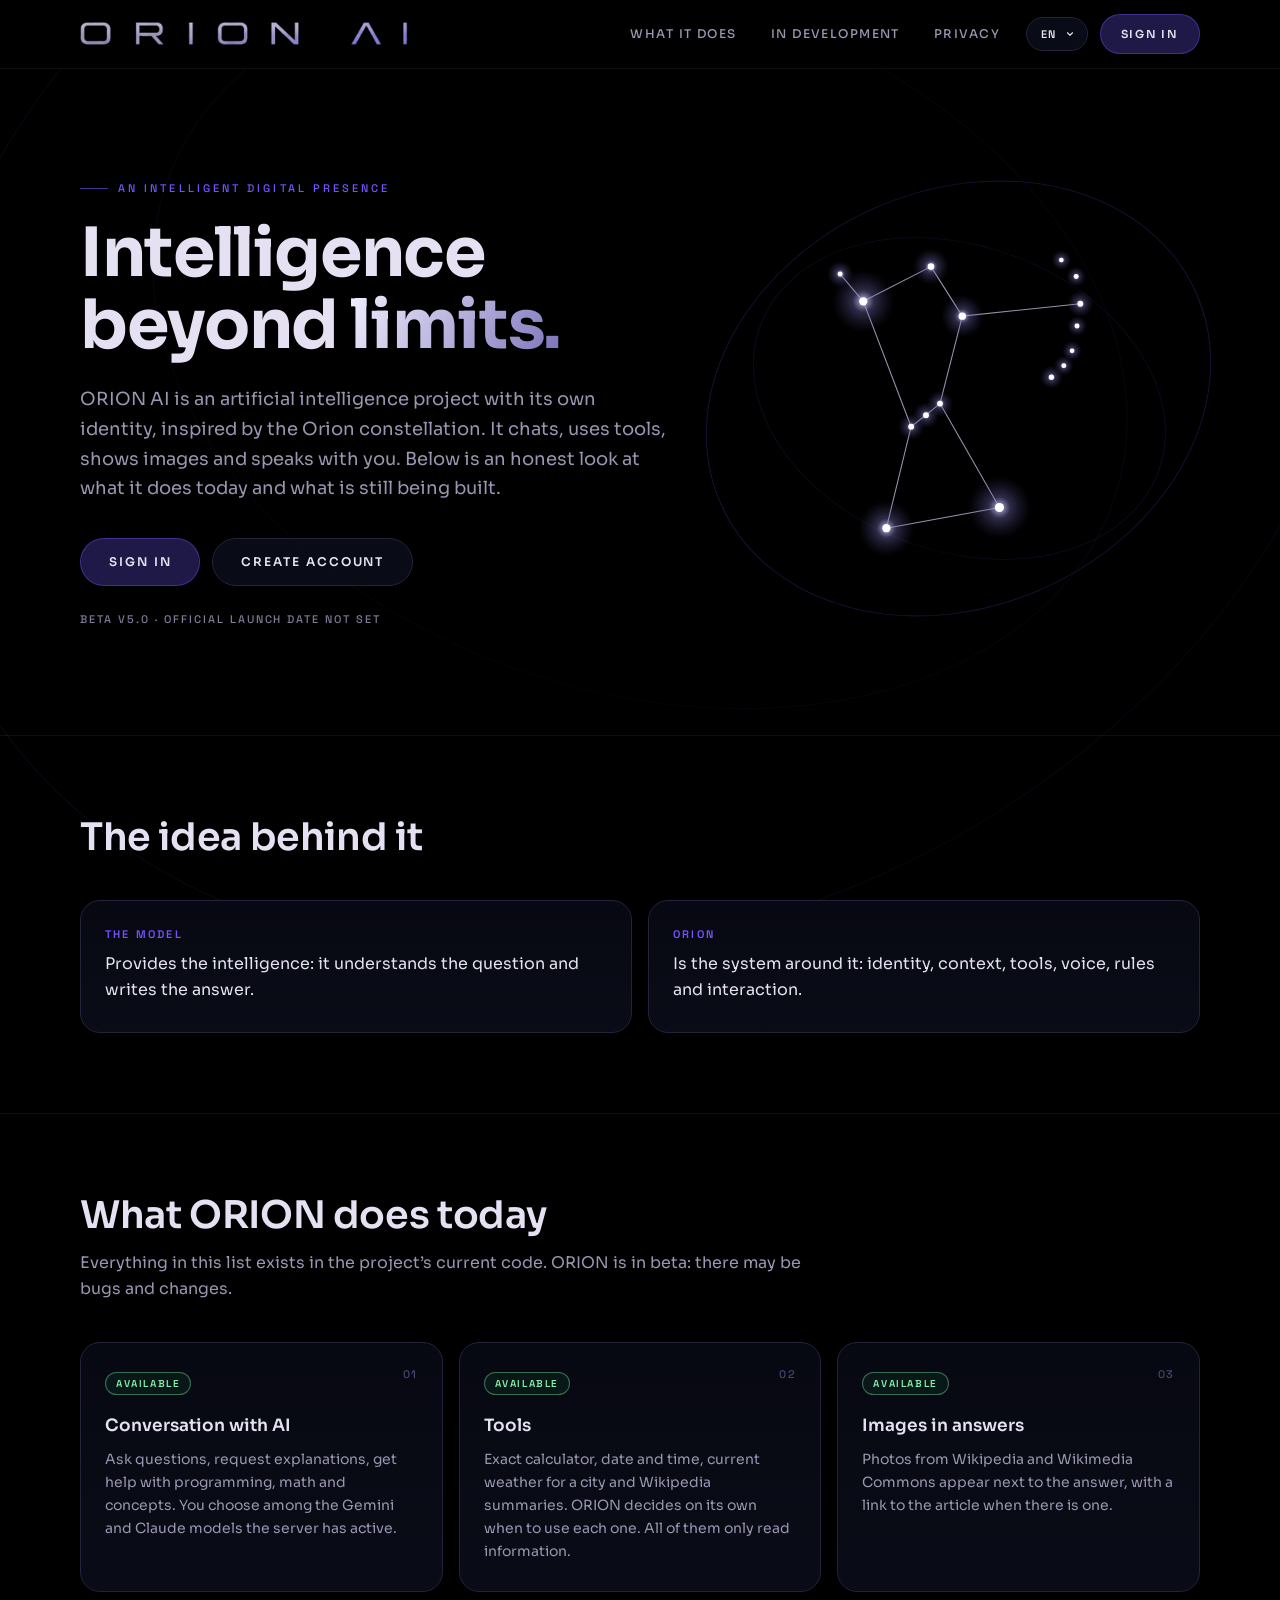
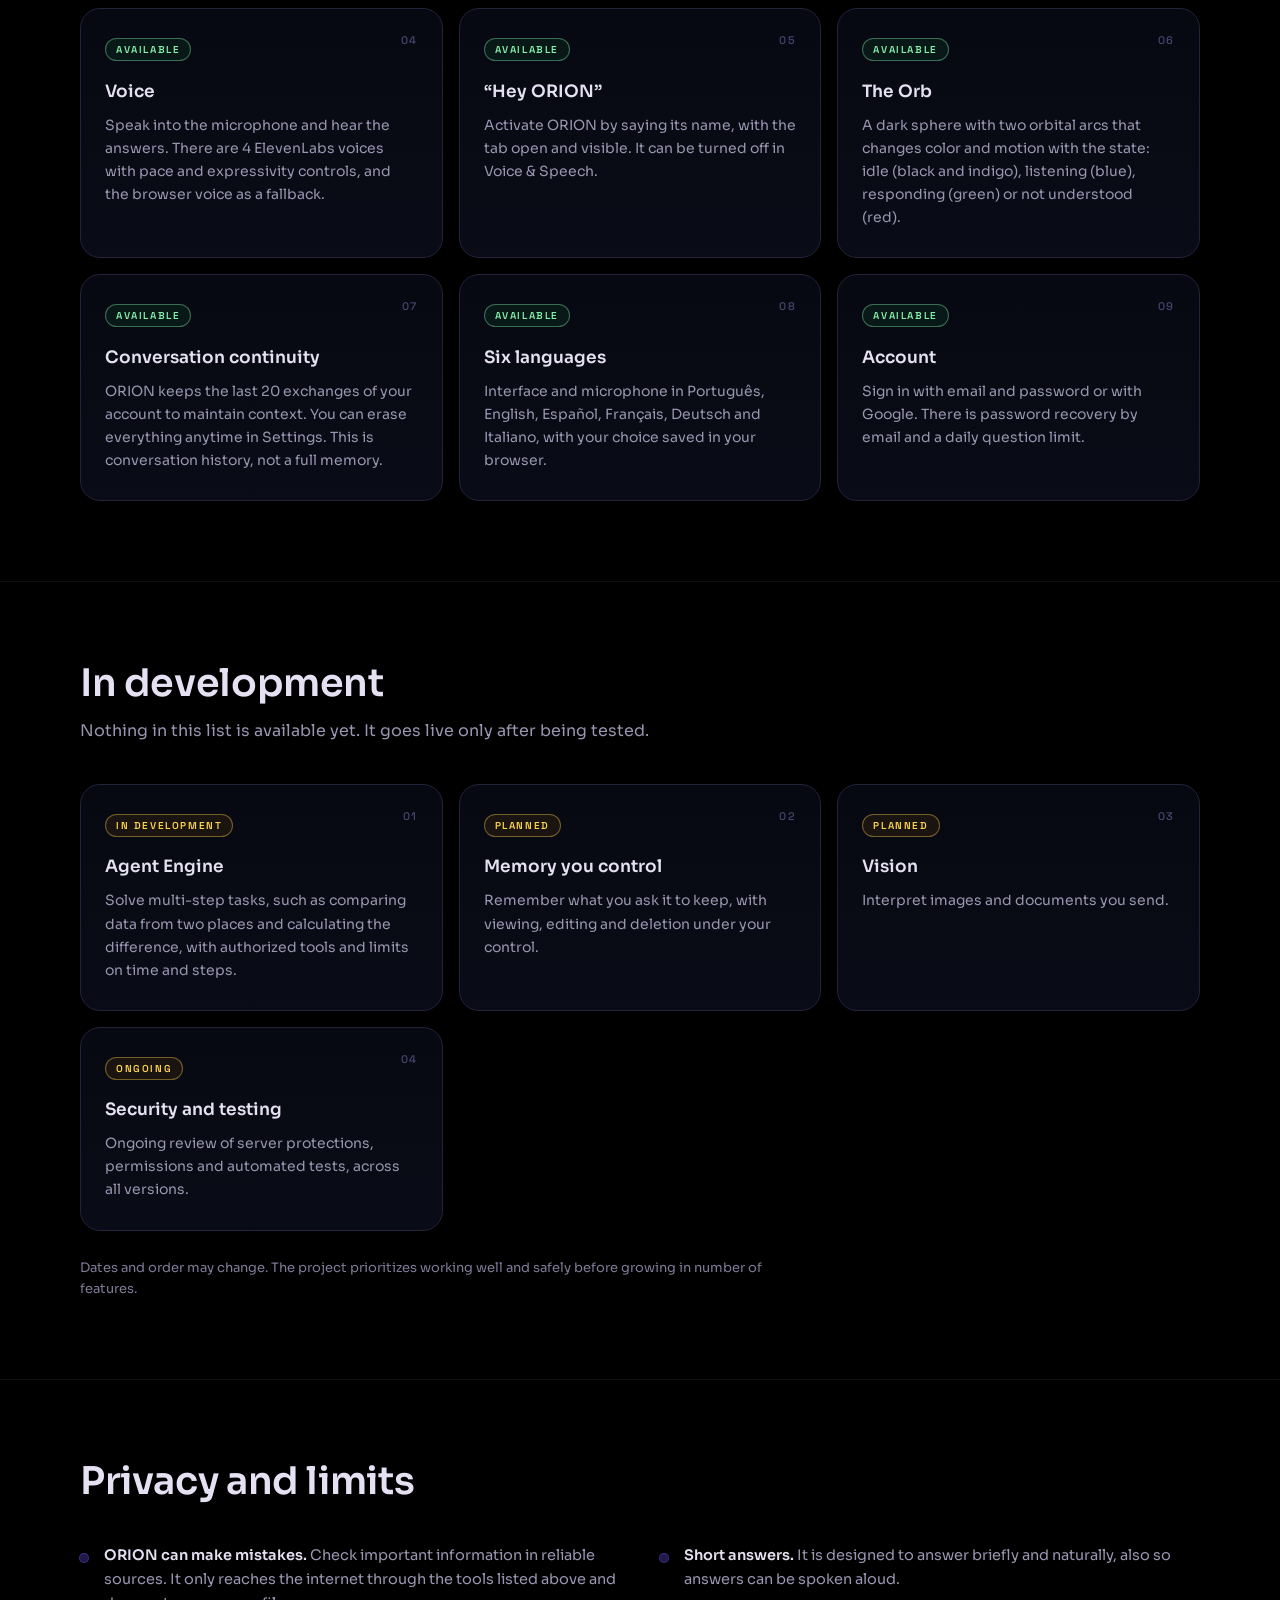
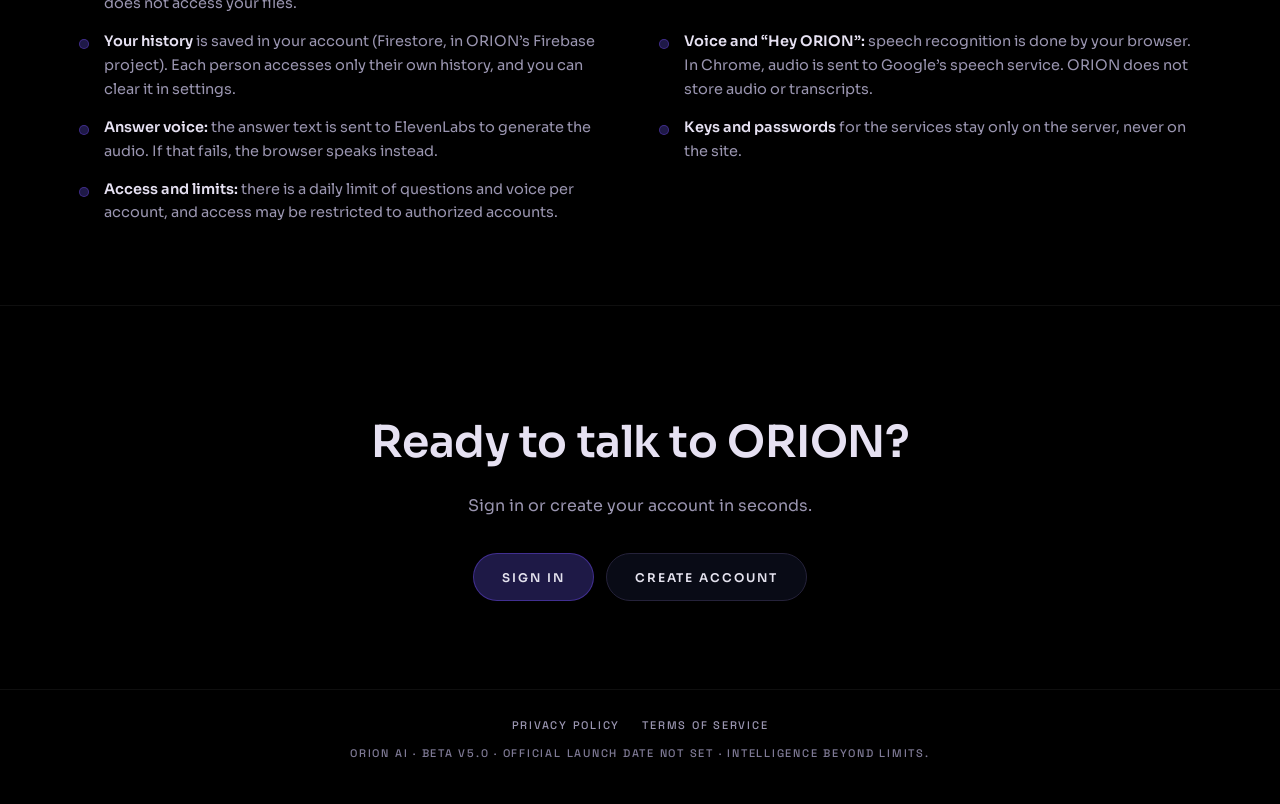
<file: index.html>
<!DOCTYPE html>
<html lang="en-US">
<head>
<meta charset="UTF-8">
<script src="standby.js" data-mount></script>
<script>
/* V5.2.0 — quem entra no site JÁ LOGADO na IA não vê esta página: fundo PRETO por 0,5 s e depois a IA (pages/orion.html), que aparece
   assim que carrega. Quem não está logado vê esta página normal e o login. Como sabemos que a pessoa está logada:
   1) "orion_session": dica guardada por orion.html e login.html (instantânea);  2) sem a dica, uma conferência rápida (somente leitura)
   na sessão que o Firebase guarda no navegador. A decisão final é do Firebase: se a dica estiver velha, orion.html a apaga e volta para cá.
   Para ver esta página mesmo logado: index.html?inicio=1 */
(function () {
  var HOLD = 500, t0 = Date.now(), started = false;
  function enter() {
    if (started) return; started = true;
    document.documentElement.style.background = '#000';
    var st = document.createElement('style'); st.textContent = 'body{visibility:hidden!important}'; (document.head || document.documentElement).appendChild(st);
    var pf = document.createElement('link'); pf.rel = 'prefetch'; pf.href = 'pages/orion.html'; (document.head || document.documentElement).appendChild(pf);   // adianta a IA durante o preto
    setTimeout(function () { location.replace('pages/orion.html'); }, Math.max(0, HOLD - (Date.now() - t0)));
  }
  function probe(cb) {
    try {
      if (!window.indexedDB || !indexedDB.databases) return cb(false);
      indexedDB.databases().then(function (l) {
        if (!l.some(function (d) { return d.name === 'firebaseLocalStorageDb'; })) return cb(false);
        var rq = indexedDB.open('firebaseLocalStorageDb');
        rq.onerror = function () { cb(false); };
        rq.onupgradeneeded = function () { try { rq.transaction.abort(); } catch (_) {} };   // nunca cria nada
        rq.onsuccess = function () {
          var db = rq.result;
          try {
            if (!db.objectStoreNames.contains('firebaseLocalStorage')) { db.close(); return cb(false); }
            var g = db.transaction('firebaseLocalStorage', 'readonly').objectStore('firebaseLocalStorage').getAllKeys();
            g.onsuccess = function () { var ok = (g.result || []).some(function (k) { return String(k).indexOf('firebase:authUser:') === 0; }); db.close(); cb(ok); };
            g.onerror = function () { db.close(); cb(false); };
          } catch (_) { try { db.close(); } catch (__) {} cb(false); }
        };
      }).catch(function () { cb(false); });
    } catch (_) { cb(false); }
  }
  try {
    if (/[?&]inicio=1\b/.test(location.search)) return;
    if (window.ORION_STANDBY && window.ORION_STANDBY.active()) return;
    if (localStorage.getItem('orion_session') === '1') return enter();
    probe(function (logged) { if (logged) { try { localStorage.setItem('orion_session', '1'); } catch (_) {} t0 = Date.now(); enter(); } });
  } catch (_) {}
})();
</script>
<meta name="viewport" content="width=device-width, initial-scale=1.0">
<meta name="theme-color" content="#000000">
<meta name="description" content="ORION AI: uma presença digital inteligente. Conheça o que ele faz hoje e o que está em desenvolvimento.">
<title>ORION AI — Inteligência além dos limites</title>
<link rel="icon" href="favicon.png">
<link rel="preconnect" href="https://fonts.googleapis.com">
<link rel="preconnect" href="https://fonts.gstatic.com" crossorigin>
<link href="https://fonts.googleapis.com/css2?family=Sora:wght@400;500;600;700&family=Space+Grotesk:wght@400;500;600&display=swap" rel="stylesheet">
<style>
*,*::before,*::after{margin:0;padding:0;box-sizing:border-box;}
/* V5.0: botões em índigo mais escuro (--active / --active-hover). Logo, wordmark e standby não mudam. */
:root{--font:'Sora',-apple-system,'Helvetica Neue',sans-serif;--mono:'Space Grotesk','Inter',sans-serif;
  --bg:#000000;--surface:#111019;--blue-dark:#0B0A12;--active:#1E1946;--active-hover:#28205C;--line:#25223A;--accent:#7652FF;--accent-soft:#A592FF;
  --text:#E6E1F2;--muted:#9A95B0;--faint:#7F7A96;--ok:#86efac;--soon:#fcd34d;--r:20px;}
html{scroll-behavior:smooth;scroll-padding-top:84px;}
body{background:var(--bg);color:var(--text);font-family:var(--font);-webkit-font-smoothing:antialiased;line-height:1.65;overflow-x:hidden;animation:pageIn .45s ease both;}
@keyframes pageIn{from{opacity:0;}to{opacity:1;}}
.bg-arcs{position:fixed;inset:0;z-index:0;pointer-events:none;overflow:hidden;}
.bg-arcs::before,.bg-arcs::after{content:"";position:absolute;left:50%;top:38%;border:1px solid rgba(118,82,255,.10);border-radius:50%;transform:translate(-50%,-50%) rotate(-24deg) scaleY(.78);}
.bg-arcs::before{width:min(1500px,150vw);height:min(1500px,150vw);}
.bg-arcs::after{width:min(1000px,100vw);height:min(1000px,100vw);border-color:rgba(118,82,255,.07);transform:translate(-50%,-50%) rotate(18deg) scaleY(.7);}
main,.topbar,footer{position:relative;z-index:1;}
a{color:inherit;}
.wrap{width:min(1120px,100% - 40px);margin:0 auto;}
.topbar{position:sticky;top:0;z-index:20;background:rgba(0,0,0,.72);backdrop-filter:blur(16px);-webkit-backdrop-filter:blur(16px);border-bottom:1px solid rgba(255,255,255,.05);}
.top{display:flex;align-items:center;justify-content:space-between;gap:12px;height:68px;}
.top img{height:28px;width:auto;display:block;}
.nav{display:flex;align-items:center;gap:6px;}
.nav a.txt{font-size:12px;font-weight:500;letter-spacing:.12em;text-transform:uppercase;color:var(--muted);text-decoration:none;padding:10px 14px;border-radius:999px;transition:color .2s ease,background .2s ease;}
.nav a.txt:hover{color:#fff;background:rgba(255,255,255,.05);}
@media (max-width:760px){.nav a.txt{display:none;}.top img{height:24px;}}
.lang{position:relative;margin:0 6px;}
.lang-btn{display:flex;align-items:center;gap:8px;height:34px;padding:0 12px 0 14px;border-radius:999px;border:1px solid var(--line);background:rgba(13,16,32,.7);color:var(--text);font:600 11px var(--mono);letter-spacing:.12em;cursor:pointer;transition:border-color .2s ease,background .2s ease;}
.lang-btn:hover{border-color:rgba(118,82,255,.5);background:var(--blue-dark);}
.lang-btn svg{width:10px;height:10px;transition:transform .2s ease;}
.lang-btn[aria-expanded="true"] svg{transform:rotate(180deg);}
.lang-list{position:absolute;right:0;top:calc(100% + 8px);min-width:176px;margin:0;padding:6px;list-style:none;border:1px solid var(--line);border-radius:16px;background:rgba(8,9,18,.97);backdrop-filter:blur(12px);-webkit-backdrop-filter:blur(12px);box-shadow:0 18px 50px rgba(0,0,0,.6);z-index:30;}
.lang-list li{display:flex;align-items:center;gap:10px;padding:9px 12px;border-radius:10px;font:500 13px var(--font);color:var(--muted);cursor:pointer;outline:none;transition:background .15s ease,color .15s ease;}
.lang-list li b{font:600 11px var(--mono);letter-spacing:.12em;color:var(--accent-soft);min-width:22px;}
.lang-list li:hover,.lang-list li:focus-visible{background:rgba(23,21,58,.8);color:#fff;}
.lang-list li[aria-selected="true"]{background:var(--active);color:#fff;}
.lang-list li:focus-visible{outline:2px solid var(--accent);outline-offset:-2px;}
.lang button:focus-visible,.btn:focus-visible,a:focus-visible{outline:2px solid var(--accent);outline-offset:3px;}
.btn{display:inline-flex;align-items:center;justify-content:center;height:48px;padding:0 28px;border-radius:999px;text-decoration:none;font:600 12px var(--font);letter-spacing:.16em;text-transform:uppercase;color:#E4E2EE;background:var(--active);border:1px solid rgba(118,82,255,.4);transition:background .2s ease,border-color .2s ease,transform .2s ease;}
.btn:hover{background:var(--active-hover);border-color:rgba(118,82,255,.65);transform:translateY(-1px);}
.btn:active{background:#0C0D1C;transform:none;}
.btn.ghost{background:rgba(13,16,32,.7);border-color:var(--line);}
.btn.ghost:hover{background:var(--blue-dark);border-color:rgba(118,82,255,.5);}
.btn.small{height:40px;padding:0 20px;font-size:11px;}
.hero{display:grid;grid-template-columns:1.1fr .9fr;gap:48px;align-items:center;padding:88px 0 96px;}
.eyebrow{display:inline-flex;align-items:center;gap:10px;font:500 11px var(--mono);letter-spacing:.28em;text-transform:uppercase;color:var(--accent);margin-bottom:22px;}
.eyebrow::before{content:"";width:28px;height:1px;background:var(--accent);opacity:.6;}
h1{font-size:clamp(36px,6.2vw,68px);line-height:1.06;font-weight:700;letter-spacing:-.02em;}
h1 .grad{background:linear-gradient(120deg,#F4F2FF,#7770B8);-webkit-background-clip:text;background-clip:text;color:transparent;}
.lead{margin-top:24px;font-size:clamp(15px,2vw,18px);color:var(--muted);max-width:54ch;}
.cta{margin-top:34px;display:flex;flex-wrap:wrap;gap:12px;}
.version{margin-top:26px;font:500 11px var(--mono);letter-spacing:.18em;text-transform:uppercase;color:var(--faint);}
.sky{position:relative;display:flex;justify-content:center;align-items:center;aspect-ratio:1;}
.sky::before,.sky::after{content:"";position:absolute;inset:-4%;border:1px solid rgba(118,82,255,.22);border-radius:50%;transform:rotate(-24deg) scaleY(.8);}
.sky::after{inset:6%;border-color:rgba(118,82,255,.12);transform:rotate(20deg) scaleY(.72);}
.sky svg{position:relative;width:min(340px,76vw);height:auto;overflow:visible;}
.sky line{stroke:rgba(210,208,245,.7);stroke-width:1.3;stroke-linecap:round;}
.sky .core{fill:#fff;}.sky .glow{fill:url(#glow);}
.sky .star{animation:tw 4.5s ease-in-out infinite;}
.sky .star:nth-of-type(2n){animation-delay:-1.3s;}.sky .star:nth-of-type(3n){animation-delay:-2.6s;}
@keyframes tw{0%,100%{opacity:1;}50%{opacity:.6;}}
@media (max-width:860px){.hero{grid-template-columns:1fr;padding:40px 0 64px;gap:28px;}.sky{order:-1;max-width:300px;margin:0 auto;width:100%;}}
section{padding:80px 0;border-top:1px solid rgba(255,255,255,.06);}
.sec-head{max-width:62ch;margin-bottom:40px;}
.sec-head h2{font-size:clamp(26px,4vw,38px);font-weight:600;line-height:1.15;letter-spacing:-.01em;}
.sec-head p{margin-top:12px;color:var(--muted);}
.grid{counter-reset:c;display:grid;grid-template-columns:repeat(auto-fit,minmax(270px,1fr));gap:16px;}
.card{position:relative;background:linear-gradient(180deg,rgba(13,16,32,.55),rgba(13,16,32,.7));border:1px solid var(--line);border-radius:var(--r);padding:26px 24px 28px;transition:border-color .25s ease,transform .25s ease;}
.grid .card{counter-increment:c;}
.grid .card::after{content:counter(c,decimal-leading-zero);position:absolute;top:24px;right:24px;font:500 11px var(--mono);letter-spacing:.14em;color:#4a4670;}
.grid .card:hover{border-color:rgba(118,82,255,.4);transform:translateY(-2px);}
.card h3{font-size:17px;font-weight:600;margin:16px 0 8px;}
.card p{font-size:14px;color:var(--muted);}
.badge{display:inline-block;font:600 10px var(--mono);letter-spacing:.16em;text-transform:uppercase;padding:4px 10px;border-radius:999px;border:1px solid;}
.badge.ok{color:var(--ok);border-color:rgba(134,239,172,.4);background:rgba(34,197,94,.08);}
.badge.soon{color:var(--soon);border-color:rgba(252,211,77,.4);background:rgba(245,158,11,.08);}
.note{margin-top:26px;font-size:13px;color:var(--faint);max-width:70ch;}
.principle{display:grid;grid-template-columns:1fr 1fr;gap:16px;}
.principle .card strong{display:block;font:600 11px var(--mono);letter-spacing:.2em;text-transform:uppercase;color:var(--accent);margin-bottom:10px;}
.principle .card p{font-size:16px;color:var(--text);}
@media (max-width:700px){.principle{grid-template-columns:1fr;}}
.list{list-style:none;display:grid;grid-template-columns:1fr 1fr;gap:14px 40px;}
@media (max-width:820px){.list{grid-template-columns:1fr;}}
.list li{position:relative;padding:0 0 0 24px;font-size:14.5px;color:var(--muted);}
.list li::before{content:"";position:absolute;left:0;top:.7em;width:8px;height:8px;border-radius:50%;background:var(--active);box-shadow:0 0 0 1px rgba(118,82,255,.55);}
.list b{color:var(--text);font-weight:600;}
.final{text-align:center;padding:100px 0 88px;}
.final h2{font-size:clamp(28px,4.6vw,44px);font-weight:600;letter-spacing:-.01em;}
.final p{margin:14px auto 0;color:var(--muted);max-width:50ch;}
.final .cta{justify-content:center;}
footer{border-top:1px solid rgba(255,255,255,.06);padding:28px 0 44px;text-align:center;font:500 11px var(--mono);letter-spacing:.16em;text-transform:uppercase;color:var(--faint);}
@media (prefers-reduced-motion:reduce){body{animation:none;}.sky .star{animation:none;}html{scroll-behavior:auto;}.btn,.lang-btn,.lang-list li,.card{transition:none;}}
footer .legal{display:flex;justify-content:center;flex-wrap:wrap;gap:6px 22px;margin-bottom:14px;}
footer .legal a{color:var(--muted);text-decoration:none;transition:color .2s ease;}
footer .legal a:hover{color:#fff;}
footer span{display:block;}
</style>
</head>
<body>
<div class="bg-arcs" aria-hidden="true"></div>

<header class="topbar"><div class="wrap top">
  <img src="assets/orion_ai_wordmark.png" alt="ORION AI">
  <nav class="nav" aria-label="ORION AI">
    <a class="txt" href="#agora" data-t="n1">O que faz</a>
    <a class="txt" href="#breve" data-t="n2">Em desenvolvimento</a>
    <a class="txt" href="#privacidade" data-t="n3">Privacidade</a>
    <div class="lang" id="langMenu">
      <button type="button" class="lang-btn" id="langBtn" aria-haspopup="listbox" aria-expanded="false" aria-controls="langList" aria-label="Idioma / Language"><span id="langCode">PT</span><svg viewBox="0 0 24 24" fill="none" stroke="currentColor" stroke-width="2.6" stroke-linecap="round" stroke-linejoin="round" aria-hidden="true"><path d="M6 9l6 6 6-6"/></svg></button>
      <ul class="lang-list" id="langList" role="listbox" aria-label="Idioma / Language" hidden>
        <li role="option" tabindex="-1" data-lang="pt" aria-selected="true"><b>PT</b>Português</li>
        <li role="option" tabindex="-1" data-lang="en" aria-selected="false"><b>EN</b>English</li>
        <li role="option" tabindex="-1" data-lang="es" aria-selected="false"><b>ES</b>Español</li>
        <li role="option" tabindex="-1" data-lang="fr" aria-selected="false"><b>FR</b>Français</li>
        <li role="option" tabindex="-1" data-lang="de" aria-selected="false"><b>DE</b>Deutsch</li>
        <li role="option" tabindex="-1" data-lang="it" aria-selected="false"><b>IT</b>Italiano</li>
      </ul>
    </div>
    <a class="btn small" href="login.html" data-t="in">Entrar</a>
  </nav>
</div></header>

<main>
  <div class="wrap hero">
    <div>
      <p class="eyebrow" data-t="eyebrow">Uma presença digital inteligente</p>
      <h1><span data-t="h1a">Inteligência além dos </span><span class="grad" data-t="h1b">limites.</span></h1>
      <p class="lead" data-t="lead">O ORION AI é um projeto de inteligência artificial com identidade própria, inspirado na constelação de Órion. Ela conversa, usa ferramentas, mostra imagens e fala com você. Abaixo está, com honestidade, o que ele faz hoje e o que ainda está sendo construído.</p>
      <div class="cta">
        <a class="btn" href="login.html" data-t="in">Entrar</a>
        <a class="btn ghost" href="login.html?criar=1" data-t="up">Criar conta</a>
      </div>
      <p class="version" data-t="ver">Versão beta V5.2.0 · lançamento oficial sem data prevista</p>
    </div>
    <div class="sky" aria-hidden="true">
      <svg viewBox="0 0 412 495" focusable="false">
        <defs>
          <radialGradient id="glow">
            <stop offset="0" stop-color="#d8d5f5" stop-opacity=".95"/>
            <stop offset=".35" stop-color="#7770B8" stop-opacity=".38"/>
            <stop offset="1" stop-color="#454080" stop-opacity="0"/>
          </radialGradient>
        </defs>
        <line x1="90" y1="130" x2="62" y2="97"/>
        <line x1="90" y1="130" x2="172" y2="88"/>
        <line x1="172" y1="88" x2="210" y2="148"/>
        <line x1="210" y1="148" x2="353" y2="133"/>
        <line x1="90" y1="130" x2="148" y2="282"/>
        <line x1="210" y1="148" x2="183" y2="254"/>
        <line x1="148" y1="282" x2="183" y2="254"/>
        <line x1="148" y1="282" x2="118" y2="405"/>
        <line x1="183" y1="254" x2="255" y2="380"/>
        <line x1="118" y1="405" x2="255" y2="380"/>
        <g class="star"><circle class="glow" cx="90" cy="130" r="38"/><circle class="core" cx="90" cy="130" r="5"/></g>
        <g class="star"><circle class="glow" cx="62" cy="97" r="16"/><circle class="core" cx="62" cy="97" r="3"/></g>
        <g class="star"><circle class="glow" cx="172" cy="88" r="22"/><circle class="core" cx="172" cy="88" r="4"/></g>
        <g class="star"><circle class="glow" cx="210" cy="148" r="26"/><circle class="core" cx="210" cy="148" r="4.5"/></g>
        <g class="star"><circle class="glow" cx="148" cy="282" r="16"/><circle class="core" cx="148" cy="282" r="3.5"/></g>
        <g class="star"><circle class="glow" cx="166" cy="268" r="16"/><circle class="core" cx="166" cy="268" r="3.5"/></g>
        <g class="star"><circle class="glow" cx="183" cy="254" r="16"/><circle class="core" cx="183" cy="254" r="3.5"/></g>
        <g class="star"><circle class="glow" cx="118" cy="405" r="34"/><circle class="core" cx="118" cy="405" r="5"/></g>
        <g class="star"><circle class="glow" cx="255" cy="380" r="38"/><circle class="core" cx="255" cy="380" r="5.5"/></g>
        <g class="star"><circle class="glow" cx="330" cy="80" r="12"/><circle class="core" cx="330" cy="80" r="2.8"/></g>
        <g class="star"><circle class="glow" cx="348" cy="100" r="12"/><circle class="core" cx="348" cy="100" r="3"/></g>
        <g class="star"><circle class="glow" cx="353" cy="133" r="16"/><circle class="core" cx="353" cy="133" r="3.5"/></g>
        <g class="star"><circle class="glow" cx="349" cy="160" r="12"/><circle class="core" cx="349" cy="160" r="3"/></g>
        <g class="star"><circle class="glow" cx="343" cy="190" r="12"/><circle class="core" cx="343" cy="190" r="2.8"/></g>
        <g class="star"><circle class="glow" cx="333" cy="208" r="12"/><circle class="core" cx="333" cy="208" r="3"/></g>
        <g class="star"><circle class="glow" cx="318" cy="222" r="14"/><circle class="core" cx="318" cy="222" r="3.2"/></g>
      </svg>
    </div>
  </div>

  <section aria-labelledby="princ">
    <div class="wrap">
      <div class="sec-head"><h2 id="princ" data-t="pr">A ideia por trás</h2></div>
      <div class="principle">
        <div class="card"><strong data-t="pm">O modelo</strong><p data-t="pmp">Fornece a inteligência: entende a pergunta e escreve a resposta.</p></div>
        <div class="card"><strong data-t="po">O ORION</strong><p data-t="pop">É o sistema ao redor: identidade, contexto, ferramentas, voz, regras e interação.</p></div>
      </div>
    </div>
  </section>

  <section id="agora" aria-labelledby="agora-t">
    <div class="wrap">
      <div class="sec-head">
        <h2 id="agora-t" data-t="ah">O que o ORION faz hoje</h2>
        <p data-t="ap">Tudo nesta lista existe no código atual do projeto. O ORION está em fase beta: pode haver falhas e mudanças.</p>
      </div>
      <div class="grid">
        <article class="card"><span class="badge ok" data-t="bok">Disponível</span><h3 data-t="c1h">Conversa com IA</h3><p data-t="c1p">Faça perguntas, peça explicações, ajuda com programação, matemática e conceitos. Você escolhe entre os modelos Gemini e Claude que o servidor tiver ativos.</p></article>
        <article class="card"><span class="badge ok" data-t="bok">Disponível</span><h3 data-t="c2h">Ferramentas</h3><p data-t="c2p">Calculadora exata, data e hora, clima atual de uma cidade e resumos da Wikipédia. O ORION decide sozinha quando usar cada uma. Todas só leem informação.</p></article>
        <article class="card"><span class="badge ok" data-t="bok">Disponível</span><h3 data-t="c3h">Imagens nas respostas</h3><p data-t="c3p">Fotos da Wikipédia e do Wikimedia Commons aparecem junto da resposta, com link para o artigo quando houver.</p></article>
        <article class="card"><span class="badge ok" data-t="bok">Disponível</span><h3 data-t="c4h">Voz</h3><p data-t="c4p">Fale pelo microfone e ouça as respostas. Há 4 vozes da ElevenLabs com ajuste de ritmo e expressividade, e a voz do navegador como reserva.</p></article>
        <article class="card"><span class="badge ok" data-t="bok">Disponível</span><h3 data-t="c5h">“Hey ORION”</h3><p data-t="c5p">Ative o ORION dizendo o nome dele, com a aba aberta e visível. Pode ser desligado em Voice &amp; Speech.</p></article>
        <article class="card"><span class="badge ok" data-t="bok">Disponível</span><h3 data-t="c6h">A Orb</h3><p data-t="c6p">Uma esfera escura com dois arcos orbitais que muda de cor e de movimento conforme o estado: em espera (preto e índigo), ouvindo (azul), respondendo (verde) ou sem entender (vermelho).</p></article>
        <article class="card"><span class="badge ok" data-t="bok">Disponível</span><h3 data-t="c7h">Continuidade da conversa</h3><p data-t="c7p">A ORION guarda as últimas 20 trocas da sua conta para manter o contexto. Você apaga tudo quando quiser, em Configurações. Isso é histórico de conversa, não uma memória completa.</p></article>
        <article class="card"><span class="badge ok" data-t="bok">Disponível</span><h3 data-t="c8h">Seis idiomas</h3><p data-t="c8p">Interface e microfone em Português, English, Español, Français, Deutsch e Italiano, com a escolha salva no seu navegador.</p></article>
        <article class="card"><span class="badge ok" data-t="bok">Disponível</span><h3 data-t="c9h">Conta</h3><p data-t="c9p">Entre com e-mail e senha ou com Google. Há recuperação de senha por e-mail e um limite diário de perguntas.</p></article>
      </div>
    </div>
  </section>

  <section id="breve" aria-labelledby="breve-t">
    <div class="wrap">
      <div class="sec-head">
        <h2 id="breve-t" data-t="bh">Em desenvolvimento</h2>
        <p data-t="bp">Nada desta lista está disponível para uso ainda. Entra no ar só depois de testado.</p>
      </div>
      <div class="grid">
        <article class="card"><span class="badge soon" data-t="bdev">Em desenvolvimento</span><h3 data-t="d1h">Agent Engine</h3><p data-t="d1p">Resolver tarefas de várias etapas, como comparar dados de dois lugares e calcular a diferença, com ferramentas autorizadas e limites de tempo e de passos.</p></article>
        <article class="card"><span class="badge soon" data-t="bplan">Planejado</span><h3 data-t="d2h">Memória controlada por você</h3><p data-t="d2p">Lembrar o que você pedir para guardar, com consulta, edição e exclusão sob seu controle.</p></article>
        <article class="card"><span class="badge soon" data-t="bplan">Planejado</span><h3 data-t="d3h">Visão</h3><p data-t="d3p">Interpretar imagens e documentos enviados por você.</p></article>
        <article class="card"><span class="badge soon" data-t="bon">Contínuo</span><h3 data-t="d4h">Segurança e testes</h3><p data-t="d4p">Revisão das proteções do servidor, das permissões e dos testes automatizados, ao longo de todas as versões.</p></article>
      </div>
      <p class="note" data-t="bnote">As datas e a ordem podem mudar. O projeto prioriza funcionar bem e com segurança antes de crescer em quantidade de recursos.</p>
    </div>
  </section>

  <section id="privacidade" aria-labelledby="priv-t">
    <div class="wrap">
      <div class="sec-head"><h2 id="priv-t" data-t="vh">Privacidade e limites</h2></div>
      <ul class="list">
        <li><b data-t="v1b">O ORION pode errar.</b><span data-t="v1t"> Confira informações importantes em fontes confiáveis. Ele só consulta a internet pelas ferramentas listadas acima e não acessa seus arquivos.</span></li>
        <li><b data-t="v2b">Respostas curtas.</b><span data-t="v2t"> Ele foi desenhado para responder de forma breve e natural, também para serem faladas em voz alta.</span></li>
        <li><b data-t="v3b">Seu histórico</b><span data-t="v3t"> fica salvo na sua conta (Firestore, do projeto Firebase do ORION). Cada pessoa acessa só o próprio histórico, e você pode limpá-lo nas configurações.</span></li>
        <li><b data-t="v4b">Voz e “Hey ORION”:</b><span data-t="v4t"> o reconhecimento de fala é do seu navegador. No Chrome, o áudio é enviado ao serviço de fala do Google. O ORION não guarda áudio nem transcrições.</span></li>
        <li><b data-t="v5b">Voz das respostas:</b><span data-t="v5t"> o texto da resposta é enviado ao ElevenLabs para gerar o áudio. Se isso falhar, o navegador fala no lugar.</span></li>
        <li><b data-t="v6b">Chaves e senhas</b><span data-t="v6t"> dos serviços ficam só no servidor, nunca no site.</span></li>
        <li><b data-t="v7b">Acesso e limites:</b><span data-t="v7t"> há um limite diário de perguntas e de voz por conta, e o acesso pode ser restrito a contas autorizadas.</span></li>
      </ul>
    </div>
  </section>

  <section class="final" aria-labelledby="fim">
    <div class="wrap">
      <h2 id="fim" data-t="fh">Pronto para conversar com o ORION?</h2>
      <p data-t="fp">Entre ou crie sua conta em poucos segundos.</p>
      <div class="cta">
        <a class="btn" href="login.html" data-t="in">Entrar</a>
        <a class="btn ghost" href="login.html?criar=1" data-t="up">Criar conta</a>
      </div>
    </div>
  </section>
</main>

<footer>
  <nav class="legal" aria-label="Legal"><a href="privacy.html" data-t="lg1">Política de Privacidade</a><a href="terms.html" data-t="lg2">Termos de Serviço</a></nav>
  <span data-t="foot">ORION AI · beta V5.2.0 · Lançamento oficial sem data prevista · Inteligência além dos limites.</span>
</footer>

<script>
/* Idioma da landing: o texto em português é o padrão do HTML; aqui ficam English, Español, Français, Deutsch e Italiano.
   A escolha é salva em orion_settings.ui, a MESMA chave que o app (pages/js/app.js) lê. Chaves que faltam caem para o inglês. */
const LANGS = ['pt', 'en', 'es', 'fr', 'de', 'it'];
const HTML_LANG = { pt: 'pt-BR', en: 'en', es: 'es', fr: 'fr', de: 'de', it: 'it' };
const TR = { en: {}, es: {}, fr: {}, de: {}, it: {} };
const A = (k, en, es, fr, de, it) => { TR.en[k] = en; TR.es[k] = es; TR.fr[k] = fr; TR.de[k] = de; TR.it[k] = it; };

A('n1', 'What it does', 'Qué hace', 'Ce qu’il fait', 'Was er kann', 'Cosa fa');
A('n2', 'In development', 'En desarrollo', 'En développement', 'In Entwicklung', 'In sviluppo');
A('n3', 'Privacy', 'Privacidad', 'Confidentialité', 'Datenschutz', 'Privacy');
A('in', 'Sign in', 'Entrar', 'Se connecter', 'Anmelden', 'Accedi');
A('up', 'Create account', 'Crear cuenta', 'Créer un compte', 'Konto erstellen', 'Crea account');
A('eyebrow', 'An intelligent digital presence', 'Una presencia digital inteligente', 'Une présence numérique intelligente', 'Eine intelligente digitale Präsenz', 'Una presenza digitale intelligente');
A('h1a', 'Intelligence beyond ', 'Inteligencia más allá de los ', 'L’intelligence au-delà des ', 'Intelligenz jenseits der ', 'Intelligenza oltre i ');
A('h1b', 'limits.', 'límites.', 'limites.', 'Grenzen.', 'limiti.');
A('lead',
  'ORION AI is an artificial intelligence project with its own identity, inspired by the Orion constellation. It chats, uses tools, shows images and speaks with you. Below is an honest look at what it does today and what is still being built.',
  'ORION AI es un proyecto de inteligencia artificial con identidad propia, inspirado en la constelación de Orión. Conversa, usa herramientas, muestra imágenes y habla contigo. Abajo tienes, con honestidad, lo que hace hoy y lo que aún se está construyendo.',
  'ORION AI est un projet d’intelligence artificielle à l’identité propre, inspiré de la constellation d’Orion. Il discute, utilise des outils, montre des images et vous parle. Voici, en toute honnêteté, ce qu’il fait aujourd’hui et ce qui est encore en construction.',
  'ORION AI ist ein KI-Projekt mit eigener Identität, inspiriert vom Sternbild Orion. Es unterhält sich, nutzt Werkzeuge, zeigt Bilder und spricht mit dir. Unten steht ehrlich, was es heute kann und was noch entsteht.',
  'ORION AI è un progetto di intelligenza artificiale con una propria identità, ispirato alla costellazione di Orione. Conversa, usa strumenti, mostra immagini e parla con te. Qui sotto trovi, con onestà, cosa fa oggi e cosa è ancora in costruzione.');
A('ver', 'Beta V5.0 · official launch date not set', 'Versión beta V5.0 · lanzamiento oficial sin fecha prevista', 'Version bêta V5.0 · lancement officiel sans date prévue', 'Beta-Version V5.0 · offizieller Start ohne festen Termin', 'Versione beta V5.0 · lancio ufficiale senza data prevista');
A('pr', 'The idea behind it', 'La idea detrás', 'L’idée derrière', 'Die Idee dahinter', 'L’idea alla base');
A('pm', 'The model', 'El modelo', 'Le modèle', 'Das Modell', 'Il modello');
A('pmp', 'Provides the intelligence: it understands the question and writes the answer.', 'Aporta la inteligencia: entiende la pregunta y escribe la respuesta.', 'Apporte l’intelligence : il comprend la question et rédige la réponse.', 'Liefert die Intelligenz: Es versteht die Frage und schreibt die Antwort.', 'Fornisce l’intelligenza: capisce la domanda e scrive la risposta.');
A('po', 'ORION', 'ORION', 'ORION', 'ORION', 'ORION');
A('pop', 'Is the system around it: identity, context, tools, voice, rules and interaction.', 'Es el sistema que lo rodea: identidad, contexto, herramientas, voz, reglas e interacción.', 'C’est le système autour : identité, contexte, outils, voix, règles et interaction.', 'Ist das System drumherum: Identität, Kontext, Werkzeuge, Stimme, Regeln und Interaktion.', 'È il sistema che lo circonda: identità, contesto, strumenti, voce, regole e interazione.');
A('ah', 'What ORION does today', 'Lo que ORION hace hoy', 'Ce qu’ORION fait aujourd’hui', 'Was ORION heute kann', 'Cosa fa ORION oggi');
A('ap',
  'Everything in this list exists in the project’s current code. ORION is in beta: there may be bugs and changes.',
  'Todo lo de esta lista existe en el código actual del proyecto. ORION está en fase beta: puede haber fallos y cambios.',
  'Tout ce qui figure dans cette liste existe dans le code actuel du projet. ORION est en phase bêta : des défauts et des changements sont possibles.',
  'Alles in dieser Liste existiert im aktuellen Code des Projekts. ORION ist in der Beta-Phase: Fehler und Änderungen sind möglich.',
  'Tutto ciò che è in questo elenco esiste nel codice attuale del progetto. ORION è in fase beta: possono esserci errori e cambiamenti.');
A('bok', 'Available', 'Disponible', 'Disponible', 'Verfügbar', 'Disponibile');
A('c1h', 'Conversation with AI', 'Conversación con IA', 'Conversation avec l’IA', 'Gespräch mit KI', 'Conversazione con l’IA');
A('c1p',
  'Ask questions, request explanations, get help with programming, math and concepts. You choose among the Gemini and Claude models the server has active.',
  'Haz preguntas, pide explicaciones, ayuda con programación, matemáticas y conceptos. Eliges entre los modelos Gemini y Claude que el servidor tenga activos.',
  'Posez des questions, demandez des explications, de l’aide en programmation, en mathématiques et sur des concepts. Vous choisissez parmi les modèles Gemini et Claude actifs sur le serveur.',
  'Stelle Fragen, bitte um Erklärungen oder Hilfe bei Programmierung, Mathematik und Begriffen. Du wählst unter den Gemini- und Claude-Modellen, die der Server aktiviert hat.',
  'Fai domande, chiedi spiegazioni, aiuto con programmazione, matematica e concetti. Scegli tra i modelli Gemini e Claude attivi sul server.');
A('c2h', 'Tools', 'Herramientas', 'Outils', 'Werkzeuge', 'Strumenti');
A('c2p',
  'Exact calculator, date and time, current weather for a city and Wikipedia summaries. ORION decides on its own when to use each one. All of them only read information.',
  'Calculadora exacta, fecha y hora, clima actual de una ciudad y resúmenes de Wikipedia. ORION decide por sí solo cuándo usar cada una. Todas solo leen información.',
  'Calculatrice exacte, date et heure, météo actuelle d’une ville et résumés Wikipédia. ORION décide seul quand utiliser chacun. Tous se contentent de lire des informations.',
  'Exakter Taschenrechner, Datum und Uhrzeit, aktuelles Wetter einer Stadt und Wikipedia-Zusammenfassungen. ORION entscheidet selbst, wann er welches nutzt. Alle lesen nur Informationen.',
  'Calcolatrice esatta, data e ora, meteo attuale di una città e riassunti di Wikipedia. ORION decide da solo quando usarli. Tutti leggono soltanto informazioni.');
A('c3h', 'Images in answers', 'Imágenes en las respuestas', 'Images dans les réponses', 'Bilder in den Antworten', 'Immagini nelle risposte');
A('c3p',
  'Photos from Wikipedia and Wikimedia Commons appear next to the answer, with a link to the article when there is one.',
  'Fotos de Wikipedia y Wikimedia Commons aparecen junto a la respuesta, con enlace al artículo cuando lo hay.',
  'Des photos de Wikipédia et de Wikimedia Commons apparaissent avec la réponse, avec un lien vers l’article s’il y en a un.',
  'Fotos von Wikipedia und Wikimedia Commons erscheinen neben der Antwort, mit Link zum Artikel, falls vorhanden.',
  'Foto di Wikipedia e Wikimedia Commons compaiono accanto alla risposta, con il link all’articolo quando disponibile.');
A('c4h', 'Voice', 'Voz', 'Voix', 'Stimme', 'Voce');
A('c4p',
  'Speak into the microphone and hear the answers. There are 4 ElevenLabs voices with pace and expressivity controls, and the browser voice as a fallback.',
  'Habla por el micrófono y escucha las respuestas. Hay 4 voces de ElevenLabs con ajuste de ritmo y expresividad, y la voz del navegador como reserva.',
  'Parlez au microphone et écoutez les réponses. Il y a 4 voix ElevenLabs avec réglage du rythme et de l’expressivité, et la voix du navigateur en secours.',
  'Sprich ins Mikrofon und höre die Antworten. Es gibt 4 ElevenLabs-Stimmen mit Einstellung von Tempo und Ausdruck sowie die Browserstimme als Reserve.',
  'Parla al microfono e ascolta le risposte. Ci sono 4 voci ElevenLabs con regolazione di ritmo ed espressività, e la voce del browser come riserva.');
A('c5h', '“Hey ORION”', '«Hey ORION»', '« Hey ORION »', '„Hey ORION“', '“Hey ORION”');
A('c5p',
  'Activate ORION by saying its name, with the tab open and visible. It can be turned off in Voice & Speech.',
  'Activa a ORION diciendo su nombre, con la pestaña abierta y visible. Se puede desactivar en Voice & Speech.',
  'Activez ORION en prononçant son nom, avec l’onglet ouvert et visible. On peut le désactiver dans Voice & Speech.',
  'Aktiviere ORION, indem du seinen Namen sagst – bei geöffnetem, sichtbarem Tab. Lässt sich in Voice & Speech ausschalten.',
  'Attiva ORION dicendo il suo nome, con la scheda aperta e visibile. Si può disattivare in Voice & Speech.');
A('c6h', 'The Orb', 'La Orb', 'L’Orb', 'Die Orb', 'L’Orb');
A('c6p',
  'A dark sphere with two orbital arcs that changes color and motion with the state: idle (black and indigo), listening (blue), responding (green) or not understood (red).',
  'Una esfera oscura con dos arcos orbitales que cambia de color y de movimiento según el estado: en espera (negro e índigo), escuchando (azul), respondiendo (verde) o sin entender (rojo).',
  'Une sphère sombre avec deux arcs orbitaux qui change de couleur et de mouvement selon l’état : en veille (noir et indigo), à l’écoute (bleu), en réponse (vert) ou sans comprendre (rouge).',
  'Eine dunkle Kugel mit zwei Orbitalbögen, die je nach Zustand Farbe und Bewegung ändert: bereit (Schwarz und Indigo), zuhörend (Blau), antwortend (Grün) oder nicht verstanden (Rot).',
  'Una sfera scura con due archi orbitali che cambia colore e movimento secondo lo stato: a riposo (nero e indaco), in ascolto (blu), in risposta (verde) o senza aver capito (rosso).');
A('c7h', 'Conversation continuity', 'Continuidad de la conversación', 'Continuité de la conversation', 'Gesprächskontinuität', 'Continuità della conversazione');
A('c7p',
  'ORION keeps the last 20 exchanges of your account to maintain context. You can erase everything anytime in Settings. This is conversation history, not a full memory.',
  'ORION guarda los últimos 20 intercambios de tu cuenta para mantener el contexto. Puedes borrarlo todo cuando quieras, en Configuración. Es historial de conversación, no una memoria completa.',
  'ORION conserve les 20 derniers échanges de votre compte pour garder le contexte. Vous pouvez tout effacer quand vous voulez, dans les Réglages. C’est un historique de conversation, pas une mémoire complète.',
  'ORION speichert die letzten 20 Wortwechsel deines Kontos, um den Zusammenhang zu halten. Du kannst alles jederzeit in den Einstellungen löschen. Das ist ein Gesprächsverlauf, kein vollständiges Gedächtnis.',
  'ORION conserva gli ultimi 20 scambi del tuo account per mantenere il contesto. Puoi cancellare tutto quando vuoi, nelle Impostazioni. È una cronologia di conversazione, non una memoria completa.');
A('c8h', 'Six languages', 'Seis idiomas', 'Six langues', 'Sechs Sprachen', 'Sei lingue');
A('c8p',
  'Interface and microphone in Português, English, Español, Français, Deutsch and Italiano, with your choice saved in your browser.',
  'Interfaz y micrófono en Português, English, Español, Français, Deutsch e Italiano, con tu elección guardada en el navegador.',
  'Interface et micro en Português, English, Español, Français, Deutsch et Italiano, avec votre choix enregistré dans le navigateur.',
  'Oberfläche und Mikrofon auf Português, English, Español, Français, Deutsch und Italiano; deine Wahl wird im Browser gespeichert.',
  'Interfaccia e microfono in Português, English, Español, Français, Deutsch e Italiano, con la scelta salvata nel browser.');
A('c9h', 'Account', 'Cuenta', 'Compte', 'Konto', 'Account');
A('c9p',
  'Sign in with email and password or with Google. There is password recovery by email and a daily question limit.',
  'Entra con correo y contraseña o con Google. Hay recuperación de contraseña por correo y un límite diario de preguntas.',
  'Connectez-vous avec e-mail et mot de passe ou avec Google. La récupération du mot de passe par e-mail est disponible, ainsi qu’une limite quotidienne de questions.',
  'Melde dich mit E-Mail und Passwort oder mit Google an. Es gibt Passwort-Wiederherstellung per E-Mail und ein tägliches Fragenlimit.',
  'Accedi con e-mail e password o con Google. C’è il recupero della password via e-mail e un limite giornaliero di domande.');
A('bh', 'In development', 'En desarrollo', 'En développement', 'In Entwicklung', 'In sviluppo');
A('bp',
  'Nothing in this list is available yet. It goes live only after being tested.',
  'Nada de esta lista está disponible todavía. Solo se publica después de probarlo.',
  'Rien de cette liste n’est encore disponible. Cela n’est mis en ligne qu’après les tests.',
  'Nichts aus dieser Liste ist bisher nutzbar. Es geht erst nach dem Testen online.',
  'Nulla di questo elenco è ancora disponibile. Va online solo dopo i test.');
A('bdev', 'In development', 'En desarrollo', 'En développement', 'In Entwicklung', 'In sviluppo');
A('bplan', 'Planned', 'Planificado', 'Prévu', 'Geplant', 'Pianificato');
A('bon', 'Ongoing', 'Continuo', 'Continu', 'Laufend', 'Continuo');
A('d1h', 'Agent Engine', 'Agent Engine', 'Agent Engine', 'Agent Engine', 'Agent Engine');
A('d1p',
  'Solve multi-step tasks, such as comparing data from two places and calculating the difference, with authorized tools and limits on time and steps.',
  'Resolver tareas de varios pasos, como comparar datos de dos lugares y calcular la diferencia, con herramientas autorizadas y límites de tiempo y de pasos.',
  'Résoudre des tâches en plusieurs étapes, comme comparer des données de deux lieux et calculer la différence, avec des outils autorisés et des limites de temps et d’étapes.',
  'Mehrstufige Aufgaben lösen, etwa Daten zweier Orte vergleichen und die Differenz berechnen – mit freigegebenen Werkzeugen und Grenzen für Zeit und Schritte.',
  'Risolvere attività in più passaggi, come confrontare i dati di due luoghi e calcolare la differenza, con strumenti autorizzati e limiti di tempo e di passaggi.');
A('d2h', 'Memory you control', 'Memoria que tú controlas', 'Une mémoire que vous contrôlez', 'Gedächtnis unter deiner Kontrolle', 'Memoria controllata da te');
A('d2p',
  'Remember what you ask it to keep, with viewing, editing and deletion under your control.',
  'Recordar lo que le pidas guardar, con consulta, edición y eliminación bajo tu control.',
  'Se souvenir de ce que vous lui demandez de garder, avec consultation, modification et suppression sous votre contrôle.',
  'Sich merken, was du speichern lässt – mit Ansehen, Bearbeiten und Löschen unter deiner Kontrolle.',
  'Ricordare ciò che chiedi di conservare, con consultazione, modifica ed eliminazione sotto il tuo controllo.');
A('d3h', 'Vision', 'Visión', 'Vision', 'Sehen', 'Visione');
A('d3p', 'Interpret images and documents you send.', 'Interpretar imágenes y documentos que envíes.', 'Interpréter les images et documents que vous envoyez.', 'Bilder und Dokumente interpretieren, die du sendest.', 'Interpretare immagini e documenti che invii.');
A('d4h', 'Security and testing', 'Seguridad y pruebas', 'Sécurité et tests', 'Sicherheit und Tests', 'Sicurezza e test');
A('d4p',
  'Ongoing review of server protections, permissions and automated tests, across all versions.',
  'Revisión de las protecciones del servidor, de los permisos y de las pruebas automatizadas, a lo largo de todas las versiones.',
  'Revue des protections du serveur, des permissions et des tests automatisés, tout au long des versions.',
  'Laufende Überprüfung der Serverschutzmaßnahmen, der Berechtigungen und der automatisierten Tests über alle Versionen hinweg.',
  'Revisione delle protezioni del server, dei permessi e dei test automatici, durante tutte le versioni.');
A('bnote',
  'Dates and order may change. The project prioritizes working well and safely before growing in number of features.',
  'Las fechas y el orden pueden cambiar. El proyecto prioriza funcionar bien y con seguridad antes de crecer en cantidad de funciones.',
  'Les dates et l’ordre peuvent changer. Le projet privilégie un fonctionnement fiable et sûr avant d’augmenter le nombre de fonctionnalités.',
  'Termine und Reihenfolge können sich ändern. Das Projekt legt Wert darauf, gut und sicher zu funktionieren, bevor es um weitere Funktionen wächst.',
  'Date e ordine possono cambiare. Il progetto dà priorità al funzionare bene e in sicurezza prima di crescere in numero di funzioni.');
A('vh', 'Privacy and limits', 'Privacidad y límites', 'Confidentialité et limites', 'Datenschutz und Grenzen', 'Privacy e limiti');
A('v1b', 'ORION can make mistakes.', 'ORION puede equivocarse.', 'ORION peut se tromper.', 'ORION kann Fehler machen.', 'ORION può sbagliare.');
A('v1t',
  ' Check important information in reliable sources. It only reaches the internet through the tools listed above and does not access your files.',
  ' Comprueba la información importante en fuentes fiables. Solo consulta internet mediante las herramientas indicadas arriba y no accede a tus archivos.',
  ' Vérifiez les informations importantes auprès de sources fiables. Il ne consulte Internet que via les outils listés ci-dessus et n’accède pas à vos fichiers.',
  ' Prüfe wichtige Informationen in verlässlichen Quellen. Es greift nur über die oben genannten Werkzeuge auf das Internet zu und hat keinen Zugriff auf deine Dateien.',
  ' Verifica le informazioni importanti su fonti affidabili. Consulta internet solo tramite gli strumenti elencati sopra e non accede ai tuoi file.');
A('v2b', 'Short answers.', 'Respuestas cortas.', 'Réponses courtes.', 'Kurze Antworten.', 'Risposte brevi.');
A('v2t',
  ' It is designed to answer briefly and naturally, also so answers can be spoken aloud.',
  ' Está diseñado para responder de forma breve y natural, también para que se puedan decir en voz alta.',
  ' Il est conçu pour répondre de façon brève et naturelle, aussi pour que les réponses puissent être dites à voix haute.',
  ' Es ist darauf ausgelegt, kurz und natürlich zu antworten – auch damit die Antworten laut gesprochen werden können.',
  ' È progettato per rispondere in modo breve e naturale, anche perché le risposte possano essere dette ad alta voce.');
A('v3b', 'Your history', 'Tu historial', 'Votre historique', 'Dein Verlauf', 'La tua cronologia');
A('v3t',
  ' is saved in your account (Firestore, in ORION’s Firebase project). Each person accesses only their own history, and you can clear it in settings.',
  ' se guarda en tu cuenta (Firestore, del proyecto Firebase de ORION). Cada persona accede solo a su propio historial, y puedes borrarlo en la configuración.',
  ' est enregistré dans votre compte (Firestore, du projet Firebase d’ORION). Chaque personne n’accède qu’à son propre historique, et vous pouvez l’effacer dans les réglages.',
  ' wird in deinem Konto gespeichert (Firestore, im Firebase-Projekt von ORION). Jede Person sieht nur den eigenen Verlauf, und du kannst ihn in den Einstellungen löschen.',
  ' è salvata nel tuo account (Firestore, nel progetto Firebase di ORION). Ognuno accede solo alla propria cronologia e puoi cancellarla nelle impostazioni.');
A('v4b', 'Voice and “Hey ORION”:', 'Voz y «Hey ORION»:', 'Voix et « Hey ORION » :', 'Stimme und „Hey ORION“:', 'Voce e “Hey ORION”:');
A('v4t',
  ' speech recognition is done by your browser. In Chrome, audio is sent to Google’s speech service. ORION does not store audio or transcripts.',
  ' el reconocimiento de voz lo hace tu navegador. En Chrome, el audio se envía al servicio de voz de Google. ORION no guarda audio ni transcripciones.',
  ' la reconnaissance vocale est assurée par votre navigateur. Dans Chrome, l’audio est envoyé au service vocal de Google. ORION ne conserve ni audio ni transcriptions.',
  ' die Spracherkennung übernimmt dein Browser. In Chrome wird das Audio an den Sprachdienst von Google gesendet. ORION speichert weder Audio noch Transkripte.',
  ' il riconoscimento vocale è del tuo browser. In Chrome, l’audio viene inviato al servizio vocale di Google. ORION non conserva audio né trascrizioni.');
A('v5b', 'Answer voice:', 'Voz de las respuestas:', 'Voix des réponses :', 'Stimme der Antworten:', 'Voce delle risposte:');
A('v5t',
  ' the answer text is sent to ElevenLabs to generate the audio. If that fails, the browser speaks instead.',
  ' el texto de la respuesta se envía a ElevenLabs para generar el audio. Si falla, el navegador habla en su lugar.',
  ' le texte de la réponse est envoyé à ElevenLabs pour générer l’audio. En cas d’échec, le navigateur parle à sa place.',
  ' der Text der Antwort wird an ElevenLabs gesendet, um das Audio zu erzeugen. Schlägt das fehl, spricht stattdessen der Browser.',
  ' il testo della risposta viene inviato a ElevenLabs per generare l’audio. Se non funziona, parla il browser al suo posto.');
A('v6b', 'Keys and passwords', 'Claves y contraseñas', 'Clés et mots de passe', 'Schlüssel und Passwörter', 'Chiavi e password');
A('v6t',
  ' for the services stay only on the server, never on the site.',
  ' de los servicios están solo en el servidor, nunca en el sitio.',
  ' des services restent uniquement sur le serveur, jamais sur le site.',
  ' der Dienste liegen nur auf dem Server, nie auf der Website.',
  ' dei servizi restano solo sul server, mai sul sito.');
A('v7b', 'Access and limits:', 'Acceso y límites:', 'Accès et limites :', 'Zugriff und Grenzen:', 'Accesso e limiti:');
A('v7t',
  ' there is a daily limit of questions and voice per account, and access may be restricted to authorized accounts.',
  ' hay un límite diario de preguntas y de voz por cuenta, y el acceso puede limitarse a cuentas autorizadas.',
  ' il existe une limite quotidienne de questions et de voix par compte, et l’accès peut être restreint aux comptes autorisés.',
  ' es gibt ein tägliches Limit für Fragen und Stimme pro Konto, und der Zugriff kann auf autorisierte Konten beschränkt sein.',
  ' c’è un limite giornaliero di domande e di voce per account, e l’accesso può essere limitato agli account autorizzati.');
A('fh', 'Ready to talk to ORION?', '¿Listo para hablar con ORION?', 'Prêt à discuter avec ORION ?', 'Bereit, mit ORION zu sprechen?', 'Pronto a parlare con ORION?');
A('fp', 'Sign in or create your account in seconds.', 'Entra o crea tu cuenta en unos segundos.', 'Connectez-vous ou créez votre compte en quelques secondes.', 'Melde dich an oder erstelle in wenigen Sekunden dein Konto.', 'Accedi o crea il tuo account in pochi secondi.');
A('lg1', 'Privacy Policy', 'Política de Privacidad', 'Politique de confidentialité', 'Datenschutzerklärung', 'Informativa sulla privacy');
A('lg2', 'Terms of Service', 'Términos de Servicio', 'Conditions d’utilisation', 'Nutzungsbedingungen', 'Termini di Servizio');
A('foot',
  'ORION AI · beta V5.0 · Official launch date not set · Intelligence beyond limits.',
  'ORION AI · beta V5.0 · Lanzamiento oficial sin fecha prevista · Inteligencia más allá de los límites.',
  'ORION AI · bêta V5.0 · Lancement officiel sans date prévue · L’intelligence au-delà des limites.',
  'ORION AI · Beta V5.0 · Offizieller Start ohne festen Termin · Intelligenz jenseits der Grenzen.',
  'ORION AI · beta V5.0 · Lancio ufficiale senza data prevista · Intelligenza oltre i limiti.');
A('title', 'ORION AI — Intelligence beyond limits', 'ORION AI — Inteligencia más allá de los límites', 'ORION AI — L’intelligence au-delà des limites', 'ORION AI — Intelligenz jenseits der Grenzen', 'ORION AI — Intelligenza oltre i limiti');
A('desc',
  'ORION AI: an intelligent digital presence. See what it does today and what is in development.',
  'ORION AI: una presencia digital inteligente. Descubre lo que hace hoy y lo que está en desarrollo.',
  'ORION AI : une présence numérique intelligente. Découvrez ce qu’il fait aujourd’hui et ce qui est en développement.',
  'ORION AI: eine intelligente digitale Präsenz. Erfahre, was es heute kann und was in Entwicklung ist.',
  'ORION AI: una presenza digitale intelligente. Scopri cosa fa oggi e cosa è in sviluppo.');

const KEY = 'orion_settings';
const read = () => { try { return JSON.parse(localStorage.getItem(KEY)) || {}; } catch (_) { return {}; } };
const save = l => { try { const s = read(); s.ui = l; s.v = 4; localStorage.setItem(KEY, JSON.stringify(s)); } catch (_) {} };
const PT_TITLE = document.title, metaDesc = document.querySelector('meta[name="description"]'), PT_DESC = metaDesc.content;
const tr = (l, k) => (TR[l] && TR[l][k]) || TR.en[k];

function setLang(l, persist) {
  document.documentElement.lang = HTML_LANG[l];
  document.querySelectorAll('[data-t]').forEach(el => {
    if (el.dataset.pt === undefined) el.dataset.pt = el.textContent;
    el.textContent = l === 'pt' ? el.dataset.pt : (tr(l, el.dataset.t) || el.dataset.pt);
  });
  document.title = l === 'pt' ? PT_TITLE : tr(l, 'title');
  metaDesc.content = l === 'pt' ? PT_DESC : tr(l, 'desc');
  document.getElementById('langCode').textContent = l.toUpperCase();
  document.querySelectorAll('#langList li').forEach(li => li.setAttribute('aria-selected', String(li.dataset.lang === l)));
  if (persist) save(l);
}
const langBtn = document.getElementById('langBtn'), langList = document.getElementById('langList');
const langItems = () => [...langList.querySelectorAll('li')];
function openLang() { langList.hidden = false; langBtn.setAttribute('aria-expanded', 'true'); (langList.querySelector('[aria-selected="true"]') || langItems()[0]).focus(); }
function closeLang(back) { langList.hidden = true; langBtn.setAttribute('aria-expanded', 'false'); if (back) langBtn.focus(); }
langBtn.addEventListener('click', () => (langList.hidden ? openLang() : closeLang(false)));
langBtn.addEventListener('keydown', e => { if (['ArrowDown', 'ArrowUp'].includes(e.key) && langList.hidden) { e.preventDefault(); openLang(); } });
langList.addEventListener('click', e => { const li = e.target.closest('li'); if (!li) return; setLang(li.dataset.lang, true); closeLang(true); });
langList.addEventListener('keydown', e => {
  const items = langItems(), i = items.indexOf(document.activeElement);
  if (e.key === 'ArrowDown') { e.preventDefault(); items[(i + 1) % items.length].focus(); }
  else if (e.key === 'ArrowUp') { e.preventDefault(); items[(i - 1 + items.length) % items.length].focus(); }
  else if (e.key === 'Home') { e.preventDefault(); items[0].focus(); }
  else if (e.key === 'End') { e.preventDefault(); items[items.length - 1].focus(); }
  else if (e.key === 'Enter' || e.key === ' ') { e.preventDefault(); if (i >= 0) { setLang(items[i].dataset.lang, true); closeLang(true); } }
  else if (e.key === 'Escape') { e.preventDefault(); closeLang(true); }
  else if (e.key === 'Tab') closeLang(false);
});
document.addEventListener('pointerdown', e => { if (!langList.hidden && !e.target.closest('#langMenu')) closeLang(false); });
const saved = read().ui, nav2 = ((navigator.language || '').slice(0, 2) || '').toLowerCase();
setLang(LANGS.includes(saved) && read().v === 4 ? saved : 'en', true);   /* V5.5.0: escolhas antigas voltam ao inglês uma vez; as novas (v4) valem */   // idioma oficial: inglês (EUA); a escolha da pessoa fica salva
</script>

</body>
</html>
</file>
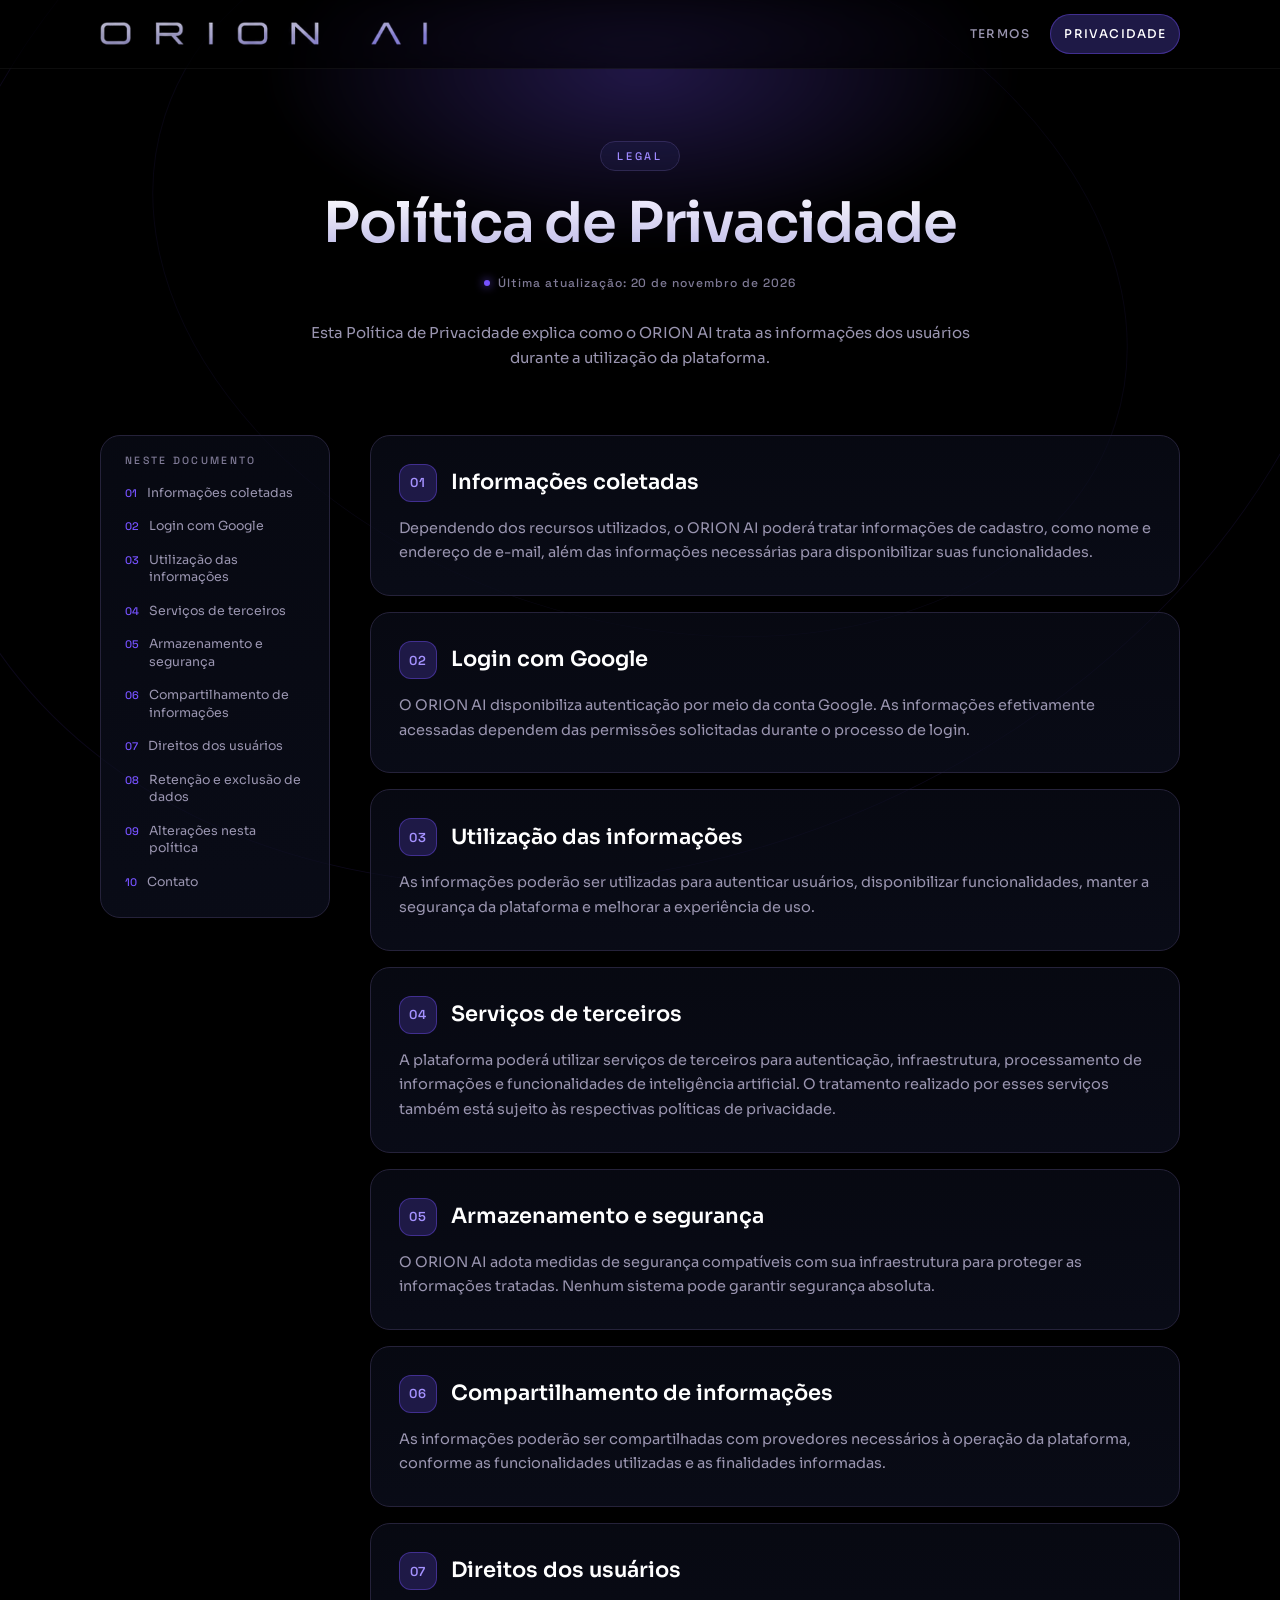
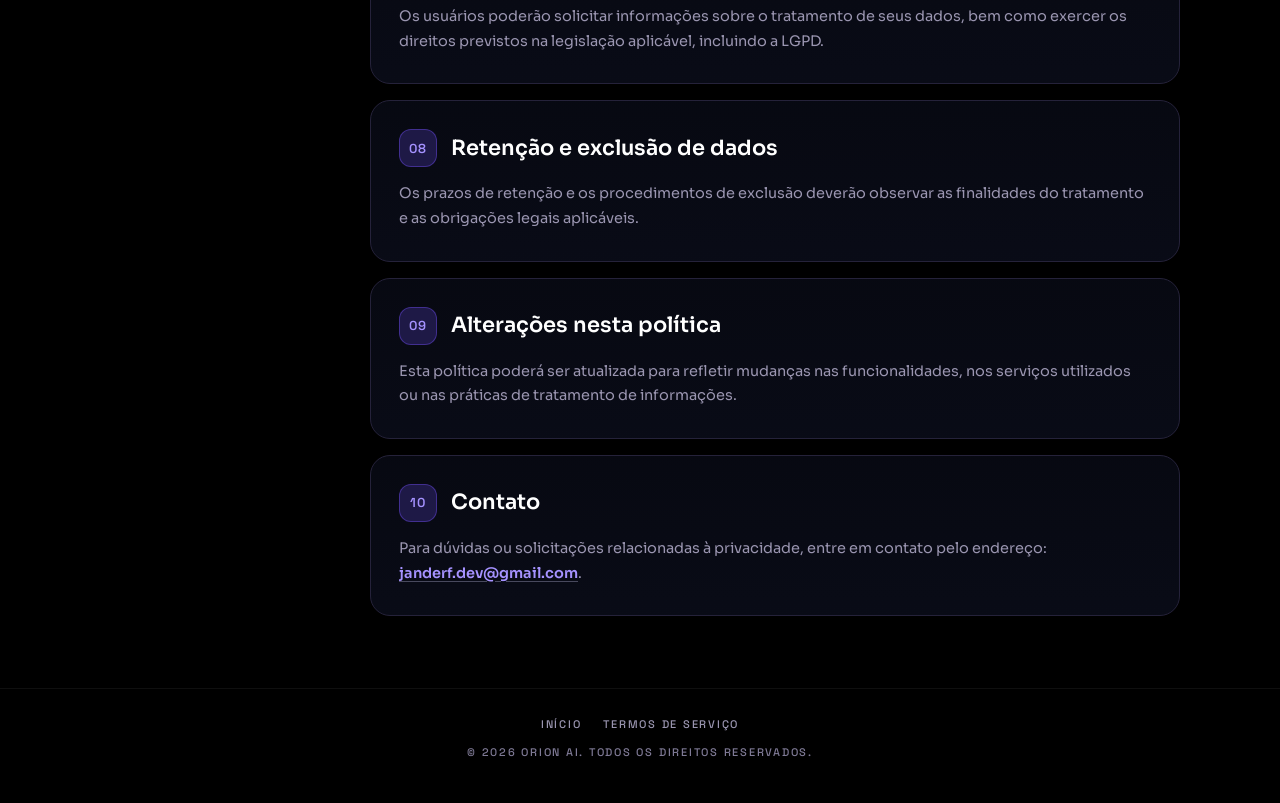
<file: privacy.html>
<!DOCTYPE html>
<html lang="pt-BR">
<head>
<meta charset="UTF-8">
<meta name="viewport" content="width=device-width, initial-scale=1.0">
<meta name="theme-color" content="#000000">
<meta name="description" content="Como o ORION AI trata as informações dos usuários.">
<title>Política de Privacidade | ORION AI</title>
<link rel="icon" href="favicon.png">
<link rel="preconnect" href="https://fonts.googleapis.com">
<link rel="preconnect" href="https://fonts.gstatic.com" crossorigin>
<link href="https://fonts.googleapis.com/css2?family=Sora:wght@400;500;600;700&family=Space+Grotesk:wght@400;500;600&display=swap" rel="stylesheet">
<style>
*,*::before,*::after{margin:0;padding:0;box-sizing:border-box;}
:root{--font:'Sora',-apple-system,'Helvetica Neue',sans-serif;--mono:'Space Grotesk','Inter',sans-serif;
  --bg:#000000;--surface:#111019;--blue-dark:#0B0A12;--active:#1E1946;--active-hover:#28205C;--line:#25223A;--accent:#7652FF;--accent-soft:#A592FF;
  --text:#E6E1F2;--muted:#9A95B0;--faint:#7F7A96;--r:20px;}
html{scroll-behavior:smooth;scroll-padding-top:92px;color-scheme:dark;}
body{background:var(--bg);color:var(--text);font-family:var(--font);-webkit-font-smoothing:antialiased;line-height:1.7;overflow-x:hidden;animation:pageIn .45s ease both;}
@keyframes pageIn{from{opacity:0;}to{opacity:1;}}
a{color:var(--accent-soft);text-underline-offset:3px;text-decoration-color:rgba(169,166,201,.4);transition:color .2s ease;}
a:hover{color:#fff;}
.bg-arcs{position:fixed;inset:0;z-index:0;pointer-events:none;overflow:hidden;}
.bg-arcs::before,.bg-arcs::after{content:"";position:absolute;left:50%;top:30%;border:1px solid rgba(118,82,255,.10);border-radius:50%;transform:translate(-50%,-50%) rotate(-24deg) scaleY(.78);}
.bg-arcs::before{width:min(1500px,150vw);height:min(1500px,150vw);}
.bg-arcs::after{width:min(1000px,100vw);height:min(1000px,100vw);border-color:rgba(118,82,255,.07);transform:translate(-50%,-50%) rotate(18deg) scaleY(.7);}
.glow{position:absolute;left:50%;top:-180px;width:min(760px,90vw);height:360px;transform:translateX(-50%);background:radial-gradient(ellipse at center,rgba(118,82,255,.28),rgba(118,82,255,0) 70%);filter:blur(10px);pointer-events:none;}
main,.topbar,footer{position:relative;z-index:1;}
.wrap{width:min(1080px,100% - 40px);margin:0 auto;}
.topbar{position:sticky;top:0;z-index:20;background:rgba(0,0,0,.72);backdrop-filter:blur(16px);-webkit-backdrop-filter:blur(16px);border-bottom:1px solid rgba(255,255,255,.05);}
.top{display:flex;align-items:center;justify-content:space-between;gap:12px;height:68px;}
.top img{height:28px;width:auto;display:block;}
.nav{display:flex;align-items:center;gap:6px;}
.nav a{font-size:12px;font-weight:500;letter-spacing:.12em;text-transform:uppercase;color:var(--muted);text-decoration:none;padding:10px 14px;border-radius:999px;transition:color .2s ease,background .2s ease;}
.nav a:hover{color:#fff;background:rgba(255,255,255,.05);}
.nav a[aria-current="page"]{color:#fff;background:var(--active);box-shadow:inset 0 0 0 1px rgba(118,82,255,.4);}
@media (max-width:560px){.top img{height:22px;}.nav a{padding:9px 10px;font-size:11px;letter-spacing:.08em;}}
.hero{position:relative;padding:72px 0 40px;text-align:center;}
.eyebrow{display:inline-block;font:500 11px var(--mono);letter-spacing:.24em;text-transform:uppercase;color:var(--accent-soft);padding:7px 16px;border:1px solid var(--line);border-radius:999px;background:rgba(13,16,32,.6);}
h1{margin-top:22px;font-size:clamp(32px,6vw,56px);font-weight:600;line-height:1.1;letter-spacing:-.02em;background:linear-gradient(180deg,#fff,#B9B5E6);-webkit-background-clip:text;background-clip:text;color:transparent;}
.date{display:inline-flex;align-items:center;gap:8px;margin-top:20px;font:500 12px var(--mono);letter-spacing:.08em;color:var(--faint);}
.date::before{content:"";width:6px;height:6px;border-radius:50%;background:var(--accent);box-shadow:0 0 10px var(--accent);}
.intro{max-width:680px;margin:26px auto 0;color:var(--muted);font-size:15px;}
.layout{display:grid;grid-template-columns:230px minmax(0,1fr);gap:40px;align-items:start;padding:24px 0 72px;}
.toc{position:sticky;top:92px;padding:18px 14px;border:1px solid var(--line);border-radius:var(--r);background:linear-gradient(180deg,rgba(13,16,32,.55),rgba(13,16,32,.7));max-height:calc(100vh - 116px);overflow:auto;}
.toc b{display:block;padding:0 10px 10px;font:500 10.5px var(--mono);letter-spacing:.22em;text-transform:uppercase;color:var(--faint);}
.toc a{display:flex;gap:10px;padding:8px 10px;border-radius:12px;font-size:12.5px;line-height:1.4;color:var(--muted);text-decoration:none;transition:background .2s ease,color .2s ease;}
.toc a:hover{background:rgba(255,255,255,.05);color:#fff;}
.toc a span{font:500 11px var(--mono);color:var(--accent);padding-top:1px;}
@media (max-width:900px){.layout{grid-template-columns:1fr;}.toc{display:none;}}
.sections{display:flex;flex-direction:column;gap:16px;}
.card{background:linear-gradient(180deg,rgba(13,16,32,.55),rgba(13,16,32,.7));border:1px solid var(--line);border-radius:var(--r);padding:28px 28px 30px;transition:border-color .25s ease;}
.card:hover{border-color:rgba(118,82,255,.4);}
.card h2{display:flex;align-items:center;gap:14px;font-size:clamp(17px,2.4vw,21px);font-weight:600;line-height:1.3;color:#fff;margin-bottom:14px;}
.num{flex:none;display:inline-grid;place-items:center;min-width:38px;height:38px;padding:0 8px;border-radius:12px;font:600 13px var(--mono);letter-spacing:.04em;color:var(--accent-soft);background:var(--active);border:1px solid rgba(118,82,255,.4);}
.card p,.card li{color:var(--muted);font-size:14.5px;}
.card p+p,.card p+ul,.card ul+p{margin-top:12px;}
.card ul{list-style:none;display:flex;flex-direction:column;gap:8px;margin-top:12px;}
.card li{position:relative;padding-left:22px;}
.card li::before{content:"";position:absolute;left:4px;top:.72em;width:6px;height:6px;border-radius:50%;background:var(--accent);box-shadow:0 0 8px rgba(118,82,255,.7);}
.card strong{color:var(--accent-soft);font-weight:600;overflow-wrap:anywhere;}
footer{border-top:1px solid rgba(255,255,255,.06);padding:28px 0 44px;text-align:center;font:500 11px var(--mono);letter-spacing:.16em;text-transform:uppercase;color:var(--faint);}
footer nav{display:flex;justify-content:center;flex-wrap:wrap;gap:6px 22px;margin-bottom:14px;}
footer a{color:var(--muted);text-decoration:none;}
footer a:hover{color:#fff;}
:focus-visible{outline:2px solid var(--accent);outline-offset:3px;border-radius:8px;}
@media (prefers-reduced-motion:reduce){*{animation:none!important;transition:none!important;}html{scroll-behavior:auto;}}
@media print{body{background:#fff;color:#111;}.bg-arcs,.glow,.topbar,.toc,footer nav{display:none;}h1{background:none;color:#111;-webkit-text-fill-color:#111;}.card{background:none;border-color:#ccc;break-inside:avoid;}.card h2,.card strong{color:#111;}.card p,.card li{color:#333;}.num{background:none;color:#333;border-color:#999;}}
</style>
</head>
<body>
<div class="bg-arcs" aria-hidden="true"></div>

<header class="topbar"><div class="wrap top">
  <a href="index.html" aria-label="ORION AI"><img src="assets/orion_ai_wordmark.png" alt="ORION AI"></a>
  <nav class="nav" aria-label="Documentos legais">
    <a href="terms.html">Termos</a>
    <a href="privacy.html" aria-current="page">Privacidade</a>
  </nav>
</div></header>

<main>
  <div class="wrap">
    <div class="hero">
      <div class="glow" aria-hidden="true"></div>
      <span class="eyebrow">Legal</span>
      <h1>Política de Privacidade</h1>
      <p class="date">Última atualização: 20 de novembro de 2026</p>
      <p class="intro">Esta Política de Privacidade explica como o ORION AI trata as informações dos usuários durante a utilização da plataforma.</p>
    </div>

    <div class="layout">
      <nav class="toc" aria-label="Neste documento"><b>Neste documento</b><a href="#s1"><span>01</span>Informações coletadas</a><a href="#s2"><span>02</span>Login com Google</a><a href="#s3"><span>03</span>Utilização das informações</a><a href="#s4"><span>04</span>Serviços de terceiros</a><a href="#s5"><span>05</span>Armazenamento e segurança</a><a href="#s6"><span>06</span>Compartilhamento de informações</a><a href="#s7"><span>07</span>Direitos dos usuários</a><a href="#s8"><span>08</span>Retenção e exclusão de dados</a><a href="#s9"><span>09</span>Alterações nesta política</a><a href="#s10"><span>10</span>Contato</a></nav>
      <div class="sections">
      <section class="card" id="s1">
        <h2><span class="num">01</span><span>Informações coletadas</span></h2>
        <p> Dependendo dos recursos utilizados, o ORION AI poderá tratar informações de cadastro, como nome e endereço de e-mail, além das informações necessárias para disponibilizar suas funcionalidades. </p>
      </section>
      <section class="card" id="s2">
        <h2><span class="num">02</span><span>Login com Google</span></h2>
        <p> O ORION AI disponibiliza autenticação por meio da conta Google. As informações efetivamente acessadas dependem das permissões solicitadas durante o processo de login. </p>
      </section>
      <section class="card" id="s3">
        <h2><span class="num">03</span><span>Utilização das informações</span></h2>
        <p> As informações poderão ser utilizadas para autenticar usuários, disponibilizar funcionalidades, manter a segurança da plataforma e melhorar a experiência de uso. </p>
      </section>
      <section class="card" id="s4">
        <h2><span class="num">04</span><span>Serviços de terceiros</span></h2>
        <p> A plataforma poderá utilizar serviços de terceiros para autenticação, infraestrutura, processamento de informações e funcionalidades de inteligência artificial. O tratamento realizado por esses serviços também está sujeito às respectivas políticas de privacidade. </p>
      </section>
      <section class="card" id="s5">
        <h2><span class="num">05</span><span>Armazenamento e segurança</span></h2>
        <p> O ORION AI adota medidas de segurança compatíveis com sua infraestrutura para proteger as informações tratadas. Nenhum sistema pode garantir segurança absoluta. </p>
      </section>
      <section class="card" id="s6">
        <h2><span class="num">06</span><span>Compartilhamento de informações</span></h2>
        <p> As informações poderão ser compartilhadas com provedores necessários à operação da plataforma, conforme as funcionalidades utilizadas e as finalidades informadas. </p>
      </section>
      <section class="card" id="s7">
        <h2><span class="num">07</span><span>Direitos dos usuários</span></h2>
        <p> Os usuários poderão solicitar informações sobre o tratamento de seus dados, bem como exercer os direitos previstos na legislação aplicável, incluindo a LGPD. </p>
      </section>
      <section class="card" id="s8">
        <h2><span class="num">08</span><span>Retenção e exclusão de dados</span></h2>
        <p> Os prazos de retenção e os procedimentos de exclusão deverão observar as finalidades do tratamento e as obrigações legais aplicáveis. </p>
      </section>
      <section class="card" id="s9">
        <h2><span class="num">09</span><span>Alterações nesta política</span></h2>
        <p> Esta política poderá ser atualizada para refletir mudanças nas funcionalidades, nos serviços utilizados ou nas práticas de tratamento de informações. </p>
      </section>
      <section class="card" id="s10">
        <h2><span class="num">10</span><span>Contato</span></h2>
        <p> Para dúvidas ou solicitações relacionadas à privacidade, entre em contato pelo endereço: <strong><a href="mailto:janderf.dev@gmail.com">janderf.dev@gmail.com</a></strong>. </p>
      </section>
      </div>
    </div>
  </div>
</main>

<footer>
  <nav aria-label="ORION AI">
    <a href="index.html">Início</a>
    <a href="terms.html">Termos de Serviço</a>
  </nav>
  © 2026 ORION AI. Todos os direitos reservados.
</footer>
</body>
</html>
</file>
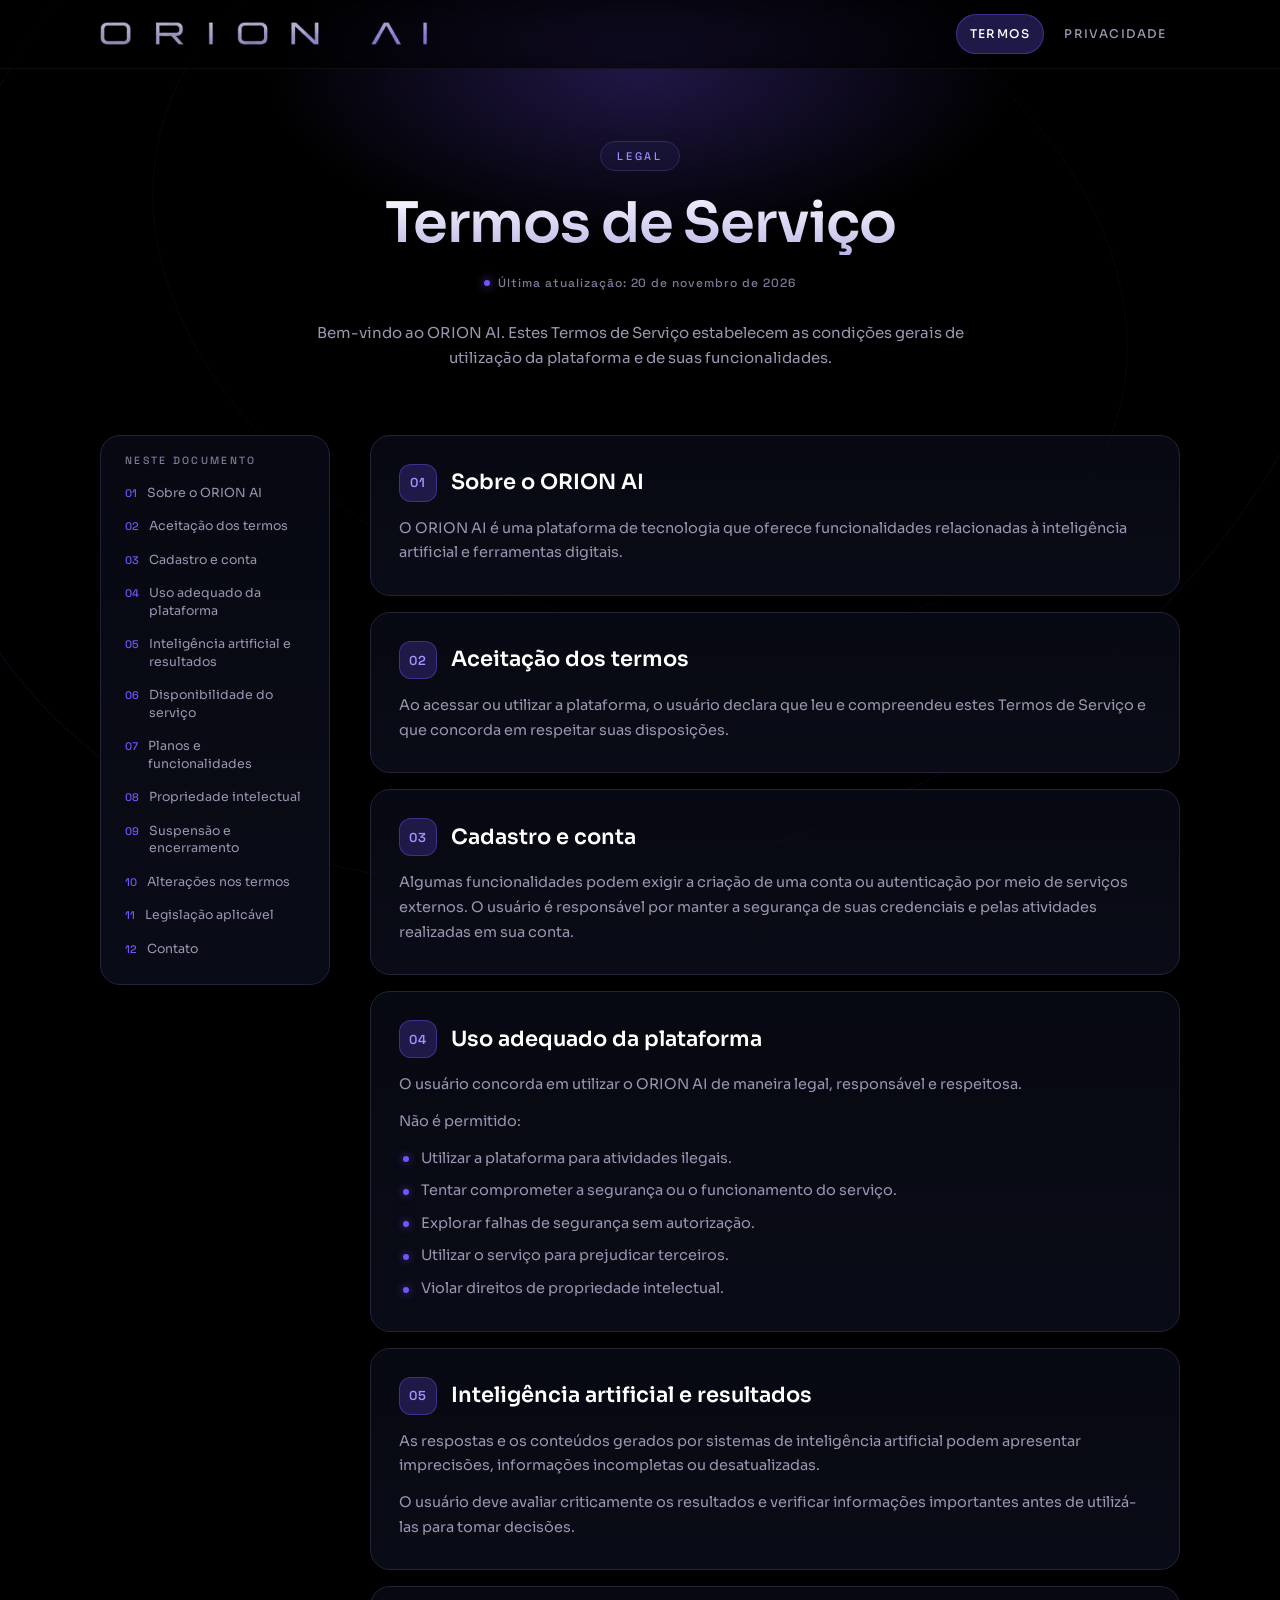
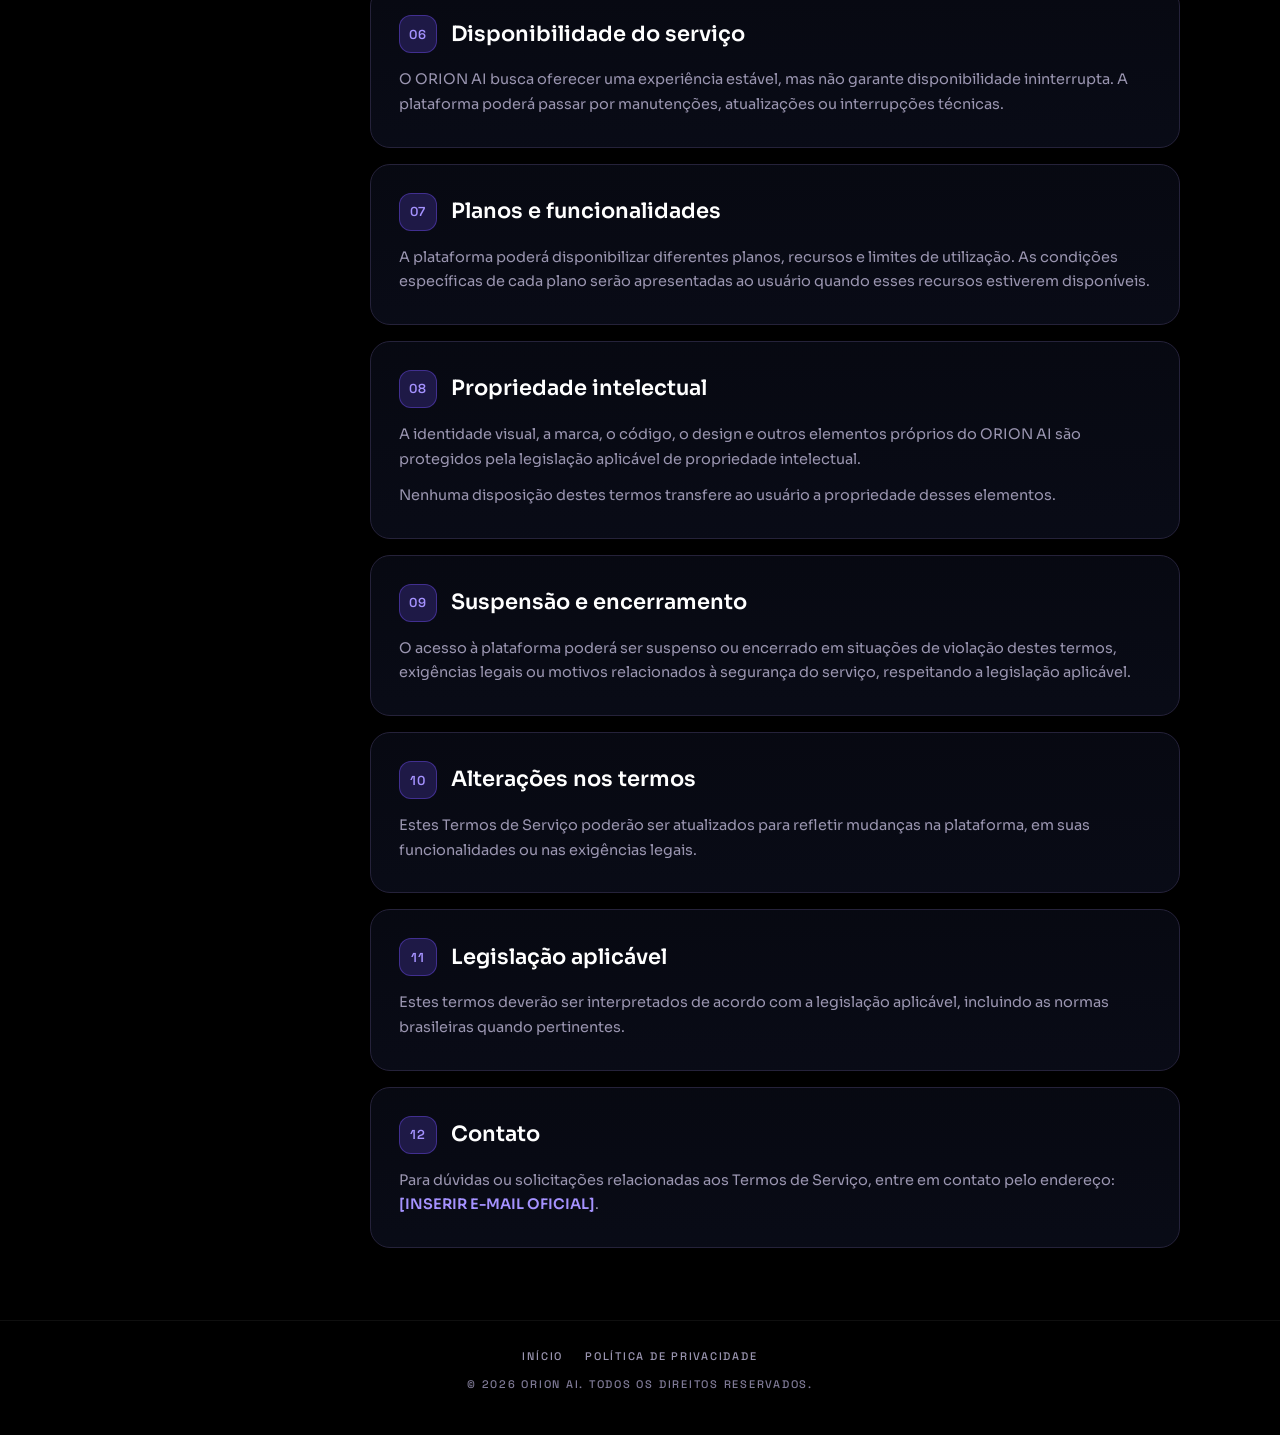
<file: terms.html>
<!DOCTYPE html>
<html lang="pt-BR">
<head>
<meta charset="UTF-8">
<meta name="viewport" content="width=device-width, initial-scale=1.0">
<meta name="theme-color" content="#000000">
<meta name="description" content="Condições gerais de uso da plataforma ORION AI.">
<title>Termos de Serviço | ORION AI</title>
<link rel="icon" href="favicon.png">
<link rel="preconnect" href="https://fonts.googleapis.com">
<link rel="preconnect" href="https://fonts.gstatic.com" crossorigin>
<link href="https://fonts.googleapis.com/css2?family=Sora:wght@400;500;600;700&family=Space+Grotesk:wght@400;500;600&display=swap" rel="stylesheet">
<style>
*,*::before,*::after{margin:0;padding:0;box-sizing:border-box;}
:root{--font:'Sora',-apple-system,'Helvetica Neue',sans-serif;--mono:'Space Grotesk','Inter',sans-serif;
  --bg:#000000;--surface:#111019;--blue-dark:#0B0A12;--active:#1E1946;--active-hover:#28205C;--line:#25223A;--accent:#7652FF;--accent-soft:#A592FF;
  --text:#E6E1F2;--muted:#9A95B0;--faint:#7F7A96;--r:20px;}
html{scroll-behavior:smooth;scroll-padding-top:92px;color-scheme:dark;}
body{background:var(--bg);color:var(--text);font-family:var(--font);-webkit-font-smoothing:antialiased;line-height:1.7;overflow-x:hidden;animation:pageIn .45s ease both;}
@keyframes pageIn{from{opacity:0;}to{opacity:1;}}
a{color:var(--accent-soft);text-underline-offset:3px;text-decoration-color:rgba(169,166,201,.4);transition:color .2s ease;}
a:hover{color:#fff;}
.bg-arcs{position:fixed;inset:0;z-index:0;pointer-events:none;overflow:hidden;}
.bg-arcs::before,.bg-arcs::after{content:"";position:absolute;left:50%;top:30%;border:1px solid rgba(118,82,255,.10);border-radius:50%;transform:translate(-50%,-50%) rotate(-24deg) scaleY(.78);}
.bg-arcs::before{width:min(1500px,150vw);height:min(1500px,150vw);}
.bg-arcs::after{width:min(1000px,100vw);height:min(1000px,100vw);border-color:rgba(118,82,255,.07);transform:translate(-50%,-50%) rotate(18deg) scaleY(.7);}
.glow{position:absolute;left:50%;top:-180px;width:min(760px,90vw);height:360px;transform:translateX(-50%);background:radial-gradient(ellipse at center,rgba(118,82,255,.28),rgba(118,82,255,0) 70%);filter:blur(10px);pointer-events:none;}
main,.topbar,footer{position:relative;z-index:1;}
.wrap{width:min(1080px,100% - 40px);margin:0 auto;}
.topbar{position:sticky;top:0;z-index:20;background:rgba(0,0,0,.72);backdrop-filter:blur(16px);-webkit-backdrop-filter:blur(16px);border-bottom:1px solid rgba(255,255,255,.05);}
.top{display:flex;align-items:center;justify-content:space-between;gap:12px;height:68px;}
.top img{height:28px;width:auto;display:block;}
.nav{display:flex;align-items:center;gap:6px;}
.nav a{font-size:12px;font-weight:500;letter-spacing:.12em;text-transform:uppercase;color:var(--muted);text-decoration:none;padding:10px 14px;border-radius:999px;transition:color .2s ease,background .2s ease;}
.nav a:hover{color:#fff;background:rgba(255,255,255,.05);}
.nav a[aria-current="page"]{color:#fff;background:var(--active);box-shadow:inset 0 0 0 1px rgba(118,82,255,.4);}
@media (max-width:560px){.top img{height:22px;}.nav a{padding:9px 10px;font-size:11px;letter-spacing:.08em;}}
.hero{position:relative;padding:72px 0 40px;text-align:center;}
.eyebrow{display:inline-block;font:500 11px var(--mono);letter-spacing:.24em;text-transform:uppercase;color:var(--accent-soft);padding:7px 16px;border:1px solid var(--line);border-radius:999px;background:rgba(13,16,32,.6);}
h1{margin-top:22px;font-size:clamp(32px,6vw,56px);font-weight:600;line-height:1.1;letter-spacing:-.02em;background:linear-gradient(180deg,#fff,#B9B5E6);-webkit-background-clip:text;background-clip:text;color:transparent;}
.date{display:inline-flex;align-items:center;gap:8px;margin-top:20px;font:500 12px var(--mono);letter-spacing:.08em;color:var(--faint);}
.date::before{content:"";width:6px;height:6px;border-radius:50%;background:var(--accent);box-shadow:0 0 10px var(--accent);}
.intro{max-width:680px;margin:26px auto 0;color:var(--muted);font-size:15px;}
.layout{display:grid;grid-template-columns:230px minmax(0,1fr);gap:40px;align-items:start;padding:24px 0 72px;}
.toc{position:sticky;top:92px;padding:18px 14px;border:1px solid var(--line);border-radius:var(--r);background:linear-gradient(180deg,rgba(13,16,32,.55),rgba(13,16,32,.7));max-height:calc(100vh - 116px);overflow:auto;}
.toc b{display:block;padding:0 10px 10px;font:500 10.5px var(--mono);letter-spacing:.22em;text-transform:uppercase;color:var(--faint);}
.toc a{display:flex;gap:10px;padding:8px 10px;border-radius:12px;font-size:12.5px;line-height:1.4;color:var(--muted);text-decoration:none;transition:background .2s ease,color .2s ease;}
.toc a:hover{background:rgba(255,255,255,.05);color:#fff;}
.toc a span{font:500 11px var(--mono);color:var(--accent);padding-top:1px;}
@media (max-width:900px){.layout{grid-template-columns:1fr;}.toc{display:none;}}
.sections{display:flex;flex-direction:column;gap:16px;}
.card{background:linear-gradient(180deg,rgba(13,16,32,.55),rgba(13,16,32,.7));border:1px solid var(--line);border-radius:var(--r);padding:28px 28px 30px;transition:border-color .25s ease;}
.card:hover{border-color:rgba(118,82,255,.4);}
.card h2{display:flex;align-items:center;gap:14px;font-size:clamp(17px,2.4vw,21px);font-weight:600;line-height:1.3;color:#fff;margin-bottom:14px;}
.num{flex:none;display:inline-grid;place-items:center;min-width:38px;height:38px;padding:0 8px;border-radius:12px;font:600 13px var(--mono);letter-spacing:.04em;color:var(--accent-soft);background:var(--active);border:1px solid rgba(118,82,255,.4);}
.card p,.card li{color:var(--muted);font-size:14.5px;}
.card p+p,.card p+ul,.card ul+p{margin-top:12px;}
.card ul{list-style:none;display:flex;flex-direction:column;gap:8px;margin-top:12px;}
.card li{position:relative;padding-left:22px;}
.card li::before{content:"";position:absolute;left:4px;top:.72em;width:6px;height:6px;border-radius:50%;background:var(--accent);box-shadow:0 0 8px rgba(118,82,255,.7);}
.card strong{color:var(--accent-soft);font-weight:600;overflow-wrap:anywhere;}
footer{border-top:1px solid rgba(255,255,255,.06);padding:28px 0 44px;text-align:center;font:500 11px var(--mono);letter-spacing:.16em;text-transform:uppercase;color:var(--faint);}
footer nav{display:flex;justify-content:center;flex-wrap:wrap;gap:6px 22px;margin-bottom:14px;}
footer a{color:var(--muted);text-decoration:none;}
footer a:hover{color:#fff;}
:focus-visible{outline:2px solid var(--accent);outline-offset:3px;border-radius:8px;}
@media (prefers-reduced-motion:reduce){*{animation:none!important;transition:none!important;}html{scroll-behavior:auto;}}
@media print{body{background:#fff;color:#111;}.bg-arcs,.glow,.topbar,.toc,footer nav{display:none;}h1{background:none;color:#111;-webkit-text-fill-color:#111;}.card{background:none;border-color:#ccc;break-inside:avoid;}.card h2,.card strong{color:#111;}.card p,.card li{color:#333;}.num{background:none;color:#333;border-color:#999;}}
</style>
</head>
<body>
<div class="bg-arcs" aria-hidden="true"></div>

<header class="topbar"><div class="wrap top">
  <a href="index.html" aria-label="ORION AI"><img src="assets/orion_ai_wordmark.png" alt="ORION AI"></a>
  <nav class="nav" aria-label="Documentos legais">
    <a href="terms.html" aria-current="page">Termos</a>
    <a href="privacy.html">Privacidade</a>
  </nav>
</div></header>

<main>
  <div class="wrap">
    <div class="hero">
      <div class="glow" aria-hidden="true"></div>
      <span class="eyebrow">Legal</span>
      <h1>Termos de Serviço</h1>
      <p class="date">Última atualização: 20 de novembro de 2026</p>
      <p class="intro">Bem-vindo ao ORION AI. Estes Termos de Serviço estabelecem as condições gerais de utilização da plataforma e de suas funcionalidades.</p>
    </div>

    <div class="layout">
      <nav class="toc" aria-label="Neste documento"><b>Neste documento</b><a href="#s1"><span>01</span>Sobre o ORION AI</a><a href="#s2"><span>02</span>Aceitação dos termos</a><a href="#s3"><span>03</span>Cadastro e conta</a><a href="#s4"><span>04</span>Uso adequado da plataforma</a><a href="#s5"><span>05</span>Inteligência artificial e resultados</a><a href="#s6"><span>06</span>Disponibilidade do serviço</a><a href="#s7"><span>07</span>Planos e funcionalidades</a><a href="#s8"><span>08</span>Propriedade intelectual</a><a href="#s9"><span>09</span>Suspensão e encerramento</a><a href="#s10"><span>10</span>Alterações nos termos</a><a href="#s11"><span>11</span>Legislação aplicável</a><a href="#s12"><span>12</span>Contato</a></nav>
      <div class="sections">
      <section class="card" id="s1">
        <h2><span class="num">01</span><span>Sobre o ORION AI</span></h2>
        <p> O ORION AI é uma plataforma de tecnologia que oferece funcionalidades relacionadas à inteligência artificial e ferramentas digitais. </p>
      </section>
      <section class="card" id="s2">
        <h2><span class="num">02</span><span>Aceitação dos termos</span></h2>
        <p> Ao acessar ou utilizar a plataforma, o usuário declara que leu e compreendeu estes Termos de Serviço e que concorda em respeitar suas disposições. </p>
      </section>
      <section class="card" id="s3">
        <h2><span class="num">03</span><span>Cadastro e conta</span></h2>
        <p> Algumas funcionalidades podem exigir a criação de uma conta ou autenticação por meio de serviços externos. O usuário é responsável por manter a segurança de suas credenciais e pelas atividades realizadas em sua conta. </p>
      </section>
      <section class="card" id="s4">
        <h2><span class="num">04</span><span>Uso adequado da plataforma</span></h2>
        <p> O usuário concorda em utilizar o ORION AI de maneira legal, responsável e respeitosa. </p>
        <p>Não é permitido:</p>
        <ul><li>Utilizar a plataforma para atividades ilegais.</li><li>Tentar comprometer a segurança ou o funcionamento do serviço.</li><li>Explorar falhas de segurança sem autorização.</li><li>Utilizar o serviço para prejudicar terceiros.</li><li>Violar direitos de propriedade intelectual.</li></ul>
      </section>
      <section class="card" id="s5">
        <h2><span class="num">05</span><span>Inteligência artificial e resultados</span></h2>
        <p> As respostas e os conteúdos gerados por sistemas de inteligência artificial podem apresentar imprecisões, informações incompletas ou desatualizadas. </p>
        <p> O usuário deve avaliar criticamente os resultados e verificar informações importantes antes de utilizá-las para tomar decisões. </p>
      </section>
      <section class="card" id="s6">
        <h2><span class="num">06</span><span>Disponibilidade do serviço</span></h2>
        <p> O ORION AI busca oferecer uma experiência estável, mas não garante disponibilidade ininterrupta. A plataforma poderá passar por manutenções, atualizações ou interrupções técnicas. </p>
      </section>
      <section class="card" id="s7">
        <h2><span class="num">07</span><span>Planos e funcionalidades</span></h2>
        <p> A plataforma poderá disponibilizar diferentes planos, recursos e limites de utilização. As condições específicas de cada plano serão apresentadas ao usuário quando esses recursos estiverem disponíveis. </p>
      </section>
      <section class="card" id="s8">
        <h2><span class="num">08</span><span>Propriedade intelectual</span></h2>
        <p> A identidade visual, a marca, o código, o design e outros elementos próprios do ORION AI são protegidos pela legislação aplicável de propriedade intelectual. </p>
        <p> Nenhuma disposição destes termos transfere ao usuário a propriedade desses elementos. </p>
      </section>
      <section class="card" id="s9">
        <h2><span class="num">09</span><span>Suspensão e encerramento</span></h2>
        <p> O acesso à plataforma poderá ser suspenso ou encerrado em situações de violação destes termos, exigências legais ou motivos relacionados à segurança do serviço, respeitando a legislação aplicável. </p>
      </section>
      <section class="card" id="s10">
        <h2><span class="num">10</span><span>Alterações nos termos</span></h2>
        <p> Estes Termos de Serviço poderão ser atualizados para refletir mudanças na plataforma, em suas funcionalidades ou nas exigências legais. </p>
      </section>
      <section class="card" id="s11">
        <h2><span class="num">11</span><span>Legislação aplicável</span></h2>
        <p> Estes termos deverão ser interpretados de acordo com a legislação aplicável, incluindo as normas brasileiras quando pertinentes. </p>
      </section>
      <section class="card" id="s12">
        <h2><span class="num">12</span><span>Contato</span></h2>
        <p> Para dúvidas ou solicitações relacionadas aos Termos de Serviço, entre em contato pelo endereço: <strong>[INSERIR E-MAIL OFICIAL]</strong>. </p>
      </section>
      </div>
    </div>
  </div>
</main>

<footer>
  <nav aria-label="ORION AI">
    <a href="index.html">Início</a>
    <a href="privacy.html">Política de Privacidade</a>
  </nav>
  © 2026 ORION AI. Todos os direitos reservados.
</footer>
</body>
</html>
</file>
